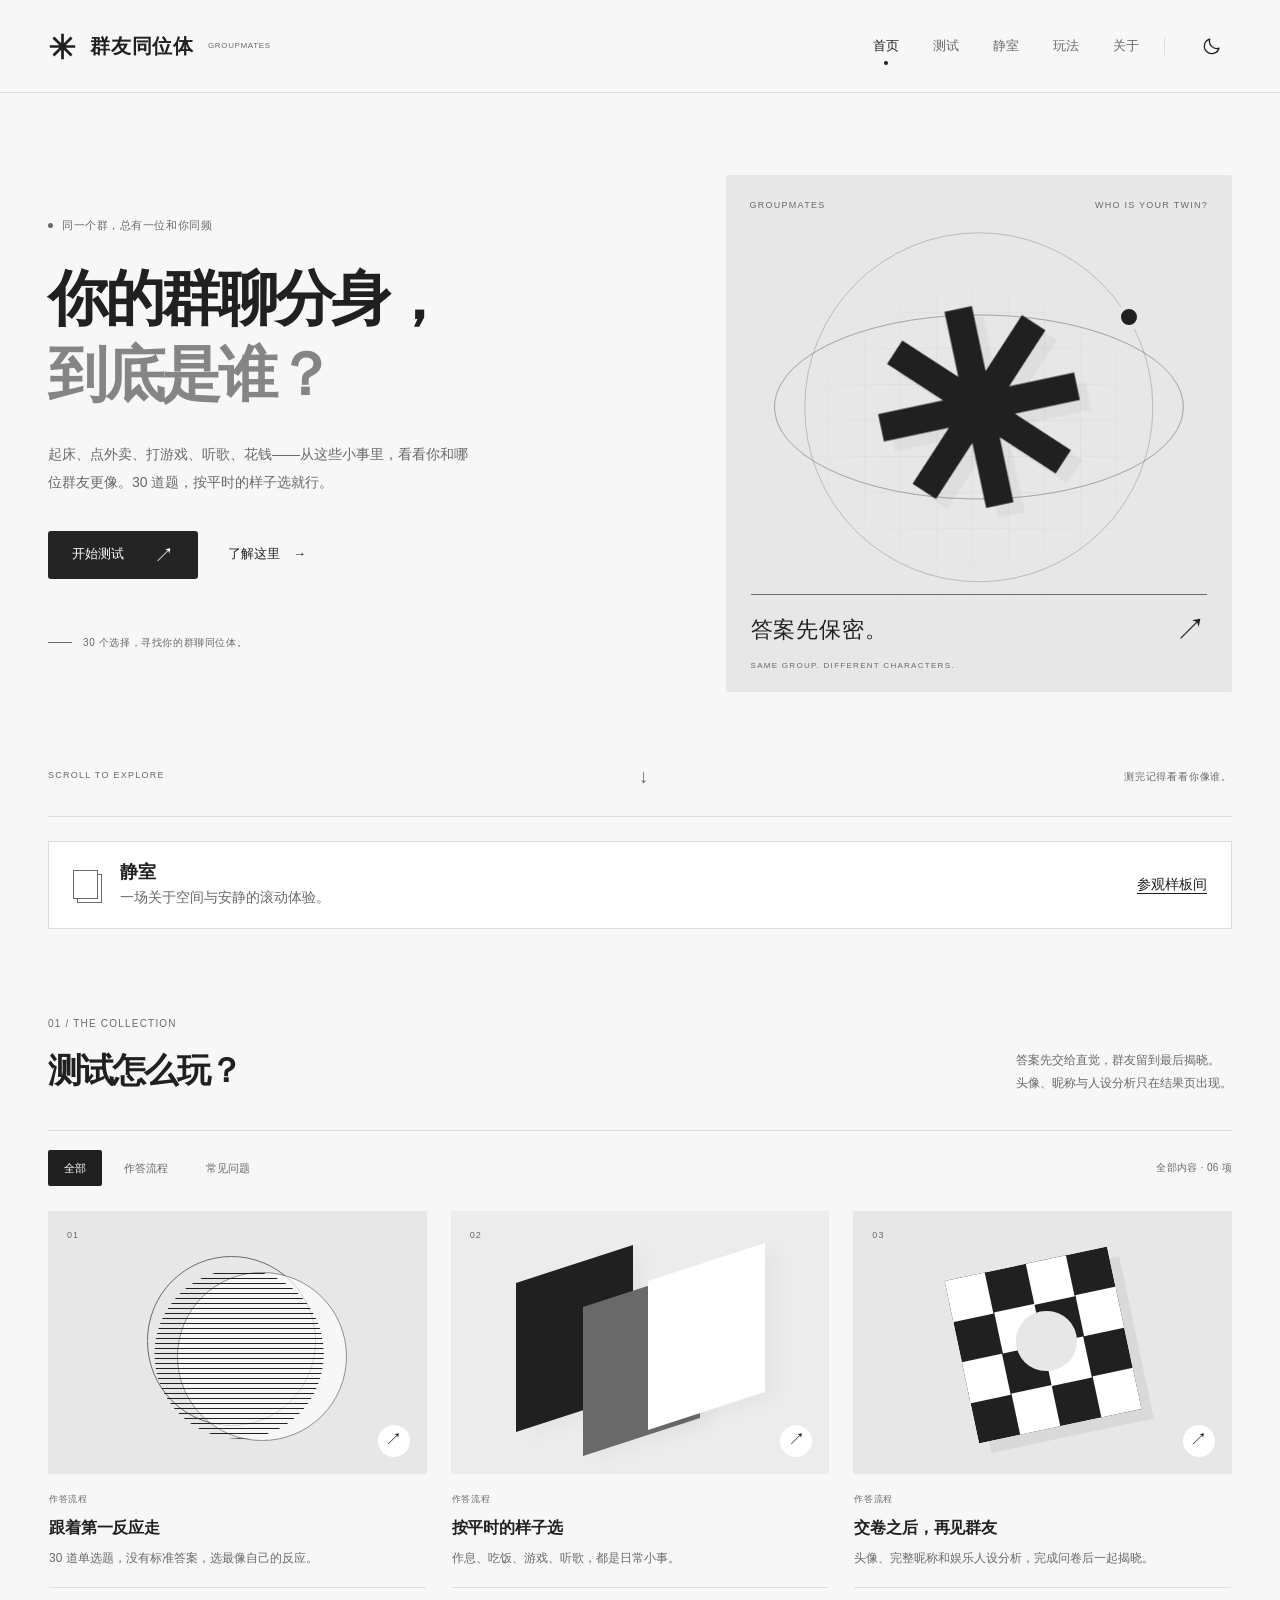
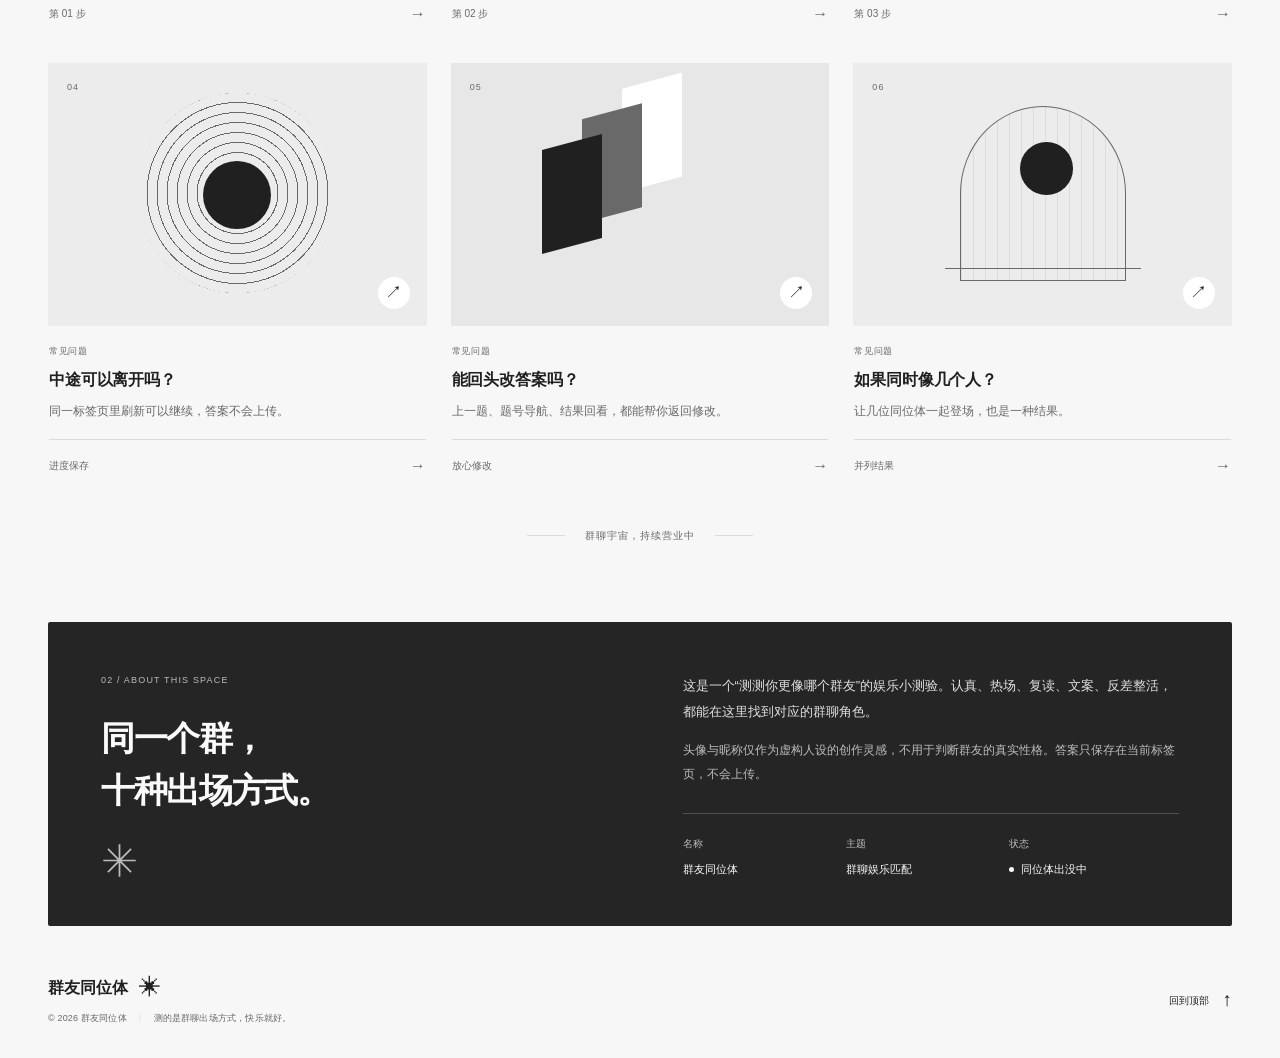
<file: index.html>
<!doctype html>
<html lang="zh-CN">
<head>
  <meta charset="utf-8">
  <meta name="viewport" content="width=device-width, initial-scale=1">
  <meta name="description" content="一个尚未命名、留给未来内容的空间。">
  <meta name="theme-color" content="#f7f7f7">
  <title>测测你更像哪个群友 · 群友同位体</title>
  <link rel="icon" href="./favicon.svg" type="image/svg+xml">
  <script>try { const s = localStorage.getItem('untitled-theme'); document.documentElement.dataset.theme = s === 'light' || s === 'dark' ? s : (matchMedia('(prefers-color-scheme: dark)').matches ? 'dark' : 'light'); } catch (_) {}</script>
  <link rel="stylesheet" href="./styles.css"><link rel="stylesheet" href="./group.css">
  <script src="./config.js?v=2" defer></script>
  <script src="./app.js" defer></script>
</head>
<body class="group-site">
  <a class="skip-link" href="#main">跳到主要内容</a>
  <header class="site-header">
    <div class="container header-inner">
      <a class="brand" href="#home" aria-label="返回首页">
        <svg class="brand-mark" viewBox="0 0 32 32" fill="none" aria-hidden="true"><path d="M16 2v28M2 16h28M6 6l20 20M26 6 6 26" stroke="currentColor" stroke-width="3"/></svg>
        <span data-text="name">未名</span><span class="brand-en" data-text="wordmark">UNTITLED</span>
      </a>
      <div class="header-right">
        <nav id="primary-nav" class="primary-nav" aria-label="主导航" data-open="false"><a class="nav-link is-active" href="#home" aria-current="location">首页</a><a class="nav-link" href="./quiz.html">测试</a><a class="nav-link" href="./stillroom/">静室</a><a class="nav-link" href="#collection">玩法</a><a class="nav-link" href="#about">关于</a></nav>
        <span class="header-divider" aria-hidden="true"></span>
        <button class="icon-button theme-toggle" type="button" aria-label="切换为深色模式" title="切换为深色模式" hidden>
          <svg class="moon-icon" viewBox="0 0 24 24" fill="none" aria-hidden="true"><path d="M20.5 14A8.5 8.5 0 0 1 10 3.5 8.5 8.5 0 1 0 20.5 14Z" stroke="currentColor" stroke-width="1.5" stroke-linecap="round" stroke-linejoin="round"/></svg>
          <svg class="sun-icon" viewBox="0 0 24 24" fill="none" aria-hidden="true"><circle cx="12" cy="12" r="4" stroke="currentColor" stroke-width="1.5"/><path d="M12 2v2m0 16v2M2 12h2m16 0h2M5 5l1.5 1.5m11 11L19 19M5 19l1.5-1.5m11-11L19 5" stroke="currentColor" stroke-width="1.5" stroke-linecap="round"/></svg>
        </button>
        <button class="icon-button menu-toggle" type="button" aria-label="打开导航菜单" aria-controls="primary-nav" aria-expanded="false" hidden><span></span><span></span></button>
      </div>
    </div>
  </header>
  <main id="main">
    <section id="home" class="hero container" aria-labelledby="hero-title">
      <div class="hero-copy">
        <p class="eyebrow"><span class="small-dot" aria-hidden="true"></span><span data-text="eyebrow">为尚未发生的事，留一页空白</span></p>
        <h1 id="hero-title"><span data-text="headline1">一个空间，</span><span class="muted-title" data-text="headline2">无限种可能。</span></h1>
        <p class="hero-description" data-text="intro">这里将放置网站的简短介绍。主题还没决定也没关系，先为想分享的东西，留一个舒服的位置。</p>
        <div class="hero-actions"><a class="button button-primary" href="./quiz.html">开始测试 <span aria-hidden="true">↗</span></a><a class="text-link" href="#about">了解这里 <span aria-hidden="true">→</span></a></div>
        <div class="hero-footnote"><span class="rule" aria-hidden="true"></span><span>30 个选择，寻找你的群聊同位体。</span></div>
      </div>
      <div class="hero-art" aria-hidden="true">
        <div class="art-label"><span>GROUPMATES</span><span>WHO IS YOUR TWIN?</span></div><div class="art-grid"></div>
        <div class="orbit orbit-one"></div><div class="orbit orbit-two"></div><div class="orbit orbit-three"></div>
        <div class="art-center"><svg viewBox="0 0 200 200" fill="none"><path d="M100 14v172M14 100h172M39 39l122 122M161 39 39 161" stroke="currentColor" stroke-width="24"/></svg></div>
        <span class="orbit-dot"></span><div class="art-caption"><span>答案先保密。</span><span class="art-arrow">↗</span></div><span class="art-coordinate">SAME GROUP. DIFFERENT CHARACTERS.</span>
      </div>
      <div class="hero-bottom"><span>SCROLL TO EXPLORE</span><span aria-hidden="true">↓</span><span>测完记得看看你像谁。</span></div>
    </section>
    <aside class="studio-feature container" aria-labelledby="studio-feature-title">
      <a href="./stillroom/">
        <span class="studio-feature-mark" aria-hidden="true"></span>
        <span class="studio-feature-copy"><strong id="studio-feature-title">静室</strong><span>一场关于空间与安静的滚动体验。</span></span>
        <span class="studio-feature-action">参观样板间</span>
      </a>
    </aside>
    <section id="collection" class="collection section-pad" aria-labelledby="collection-title">
      <div class="container">
        <div class="section-heading"><div><p class="eyebrow section-index">01 / THE COLLECTION</p><h2 id="collection-title" data-text="collectionTitle">留给你的内容。</h2></div><p class="section-description" data-text="collectionIntro">一些想法、一些记录，或任何值得分享的事。<br>这里的内容，等你慢慢填满。</p></div>
        <div class="collection-toolbar"><div id="filters" class="filters" role="group" aria-label="筛选内容" hidden></div><span id="result-count" class="result-count" role="status" aria-live="polite">等待内容</span></div>
        <div id="content-grid" class="content-grid"></div><noscript><p class="noscript-notice">此处是内容展示区域。请开启 JavaScript，以查看内容卡片和筛选功能。</p></noscript>
        <p class="collection-end"><span></span>群聊宇宙，持续营业中<span></span></p>
      </div>
    </section>
    <section id="about" class="about-section container section-pad" aria-labelledby="about-title">
      <div class="about-panel">
        <div class="about-main"><p class="eyebrow">02 / ABOUT THIS SPACE</p><h2 id="about-title"><span data-text="aboutTitle1">关于这里，</span><span data-text="aboutTitle2">还有很多可能。</span></h2><svg class="about-star" viewBox="0 0 32 32" fill="none" aria-hidden="true"><path d="M16 2v28M2 16h28M6 6l20 20M26 6 6 26" stroke="currentColor" stroke-width="1.5"/></svg></div>
        <div class="about-copy"><p data-text="aboutIntro">这里预留给网站的背景介绍。你可以写下创建它的原因、想记录的事情，或者想让访客了解的你。</p><p class="about-secondary" data-text="aboutExtra">不必一次写完。这个空间会跟着你的想法，慢慢成为它自己的样子。</p><dl class="about-facts"><div><dt>名称</dt><dd data-text="name">未名</dd></div><div><dt>主题</dt><dd data-text="topic">等你决定</dd></div><div><dt>状态</dt><dd><span class="small-dot" aria-hidden="true"></span><span data-text="status">慢慢生长中</span></dd></div></dl></div>
      </div>
    </section>
  </main>
  <footer class="site-footer container"><div><a class="footer-brand" href="#home"><span data-text="name">未名</span><span aria-hidden="true">✳</span></a><p>© <span id="year">2026</span> <span data-text="name">未名</span><span class="footer-separator">/</span><span data-text="footerNote">给每一种可能，留一点空间。</span></p></div><a class="back-top-link" href="#home">回到顶部 <span aria-hidden="true">↑</span></a></footer>
  <dialog id="content-dialog" class="content-dialog" aria-labelledby="dialog-title"><div class="dialog-top"><span class="eyebrow" id="dialog-category"></span><button class="icon-button dialog-close" type="button" aria-label="关闭详情"><svg viewBox="0 0 24 24" fill="none" aria-hidden="true"><path d="m6 6 12 12M18 6 6 18" stroke="currentColor" stroke-width="1.5" stroke-linecap="round"/></svg></button></div><p class="dialog-number" id="dialog-number"></p><h2 id="dialog-title"></h2><p id="dialog-summary" class="dialog-summary"></p><div id="dialog-body" class="dialog-body"></div><div class="dialog-footer"><span>未完，待续。</span><button class="text-link dialog-close" type="button">返回内容 <span aria-hidden="true">↗</span></button></div></dialog>
</body>
</html>
</file>
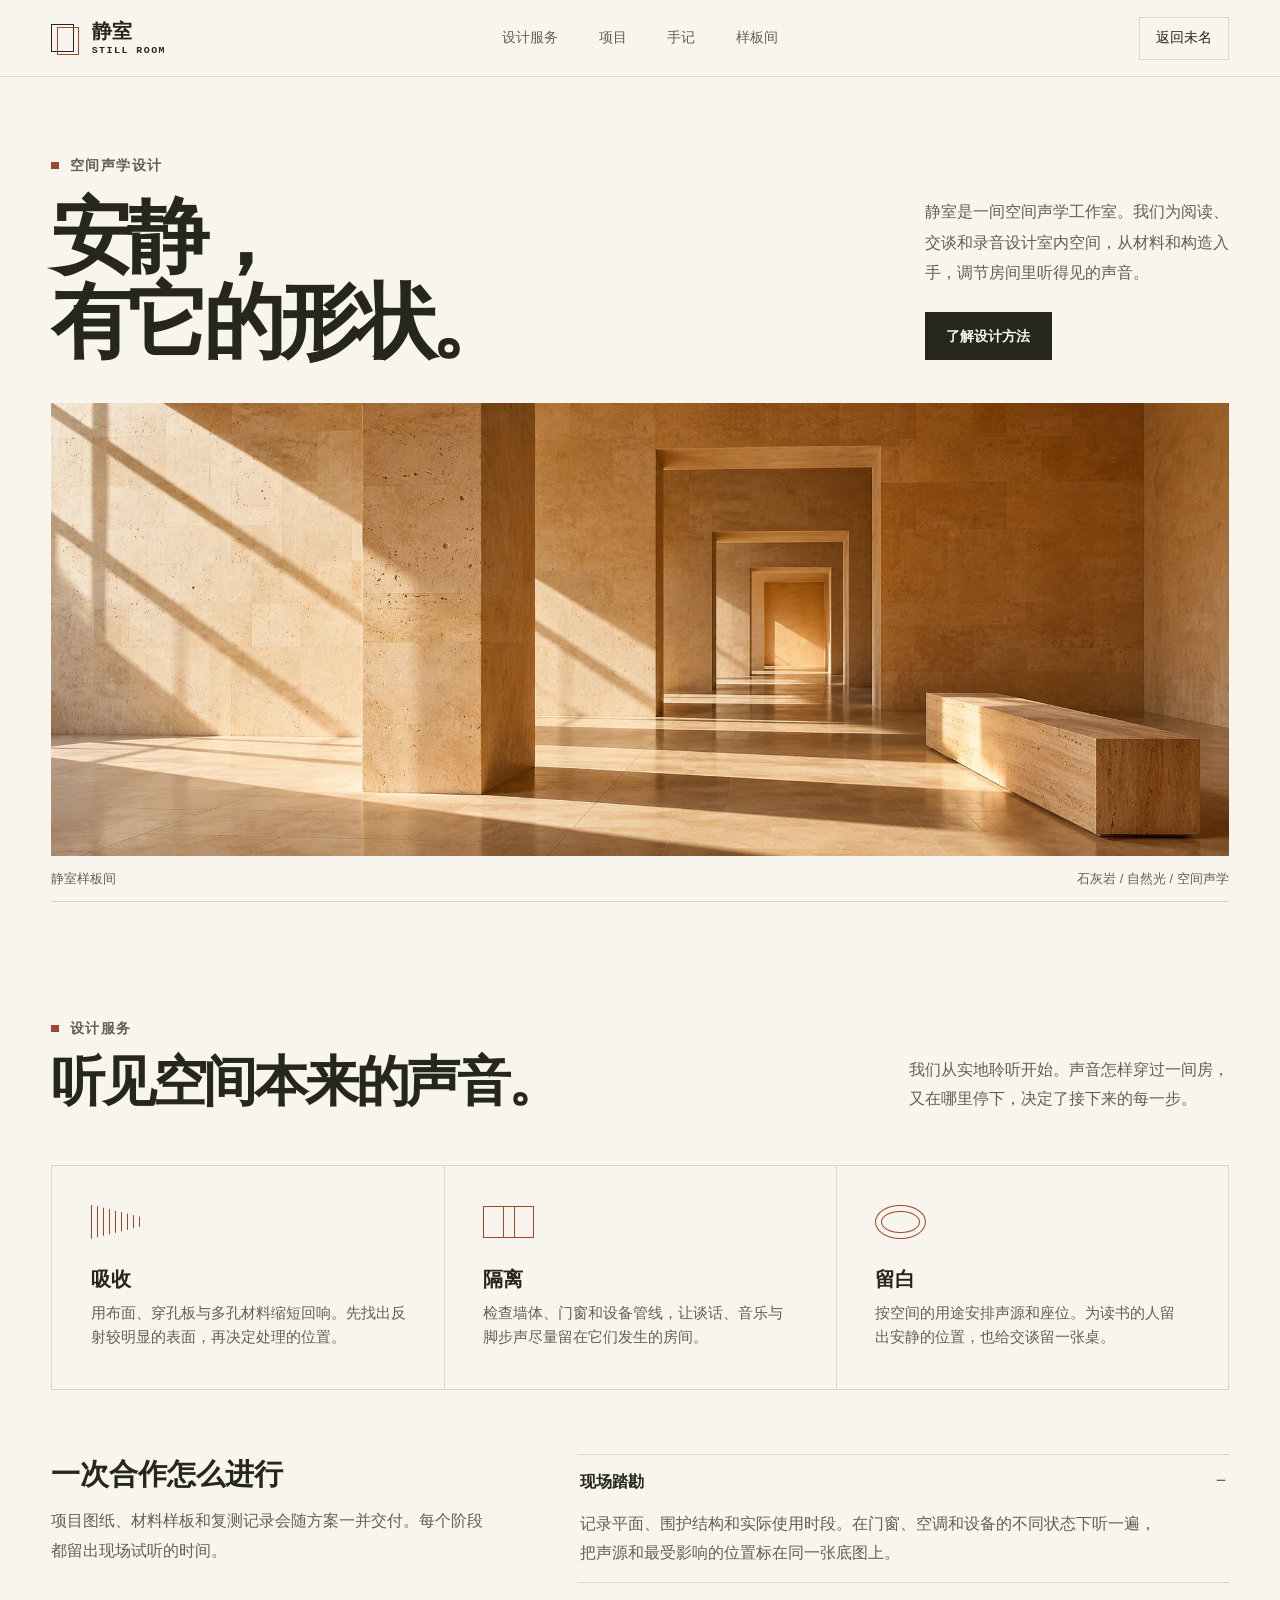
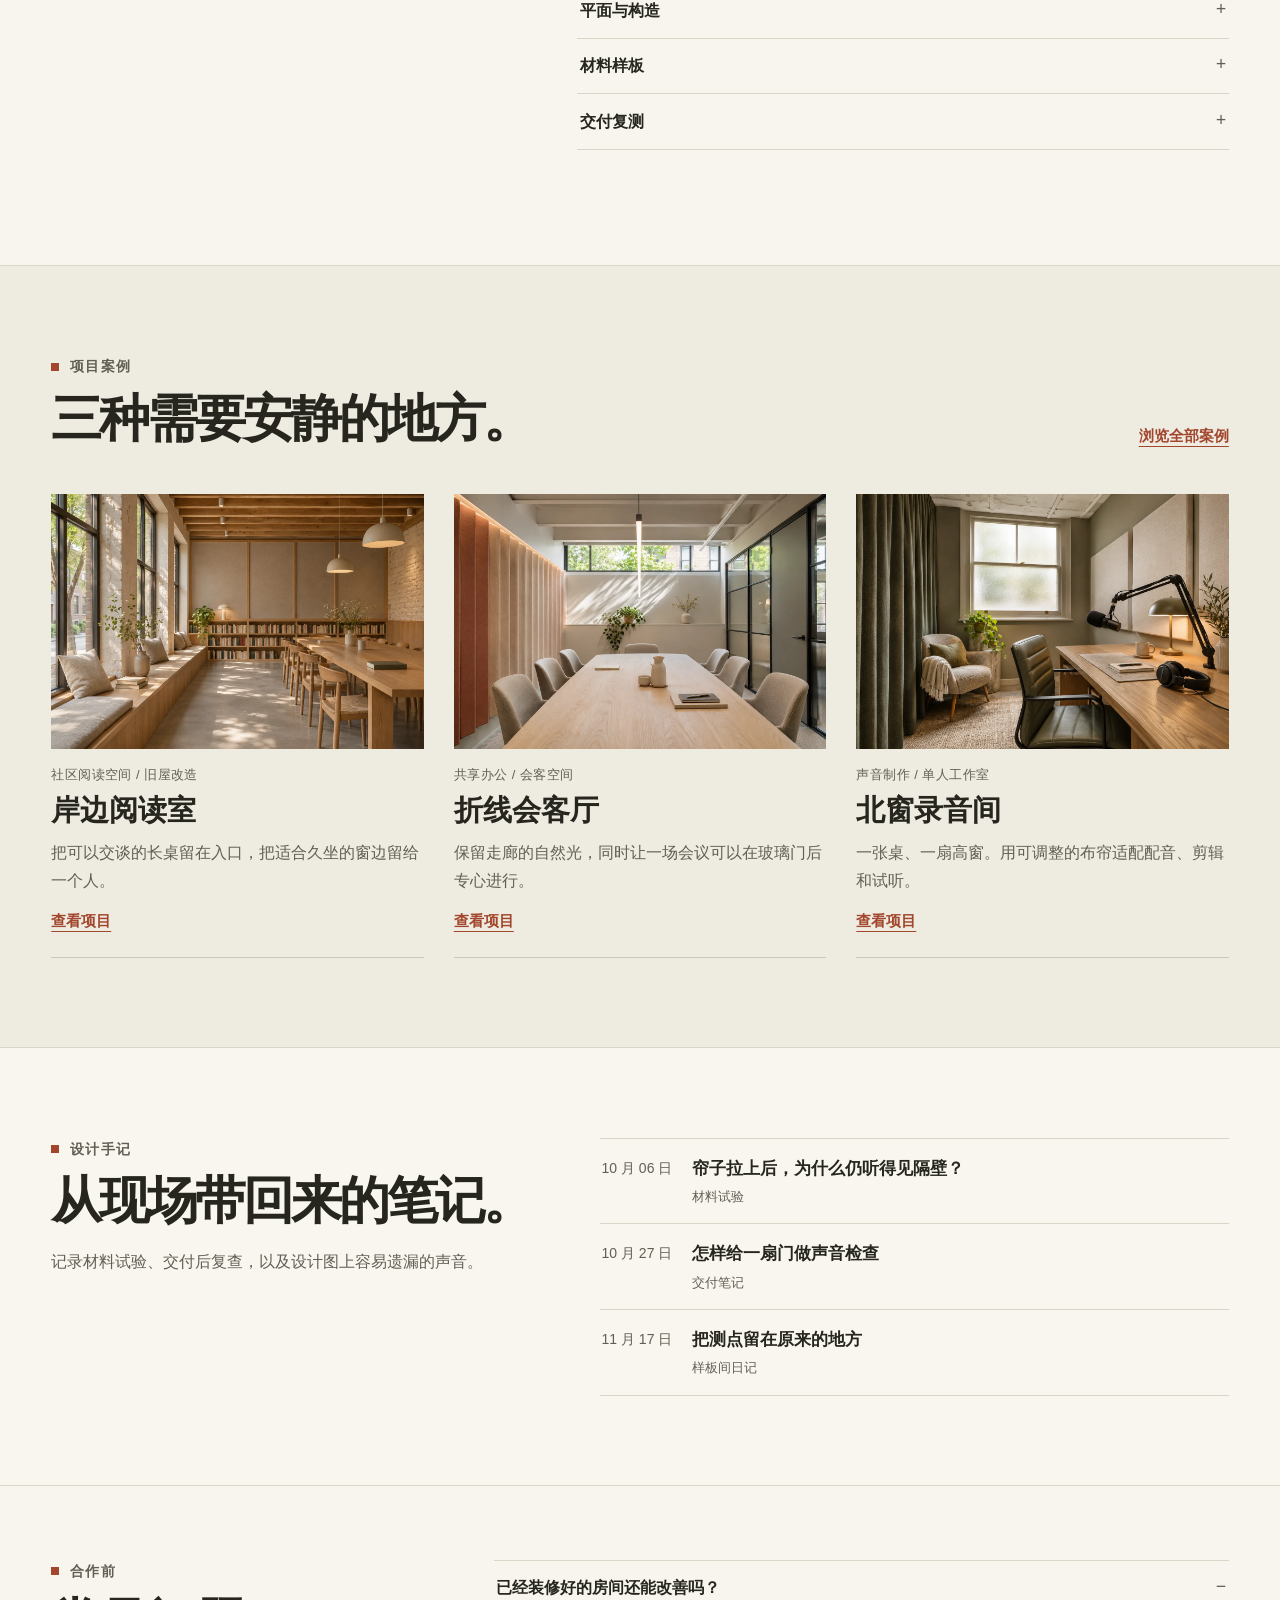
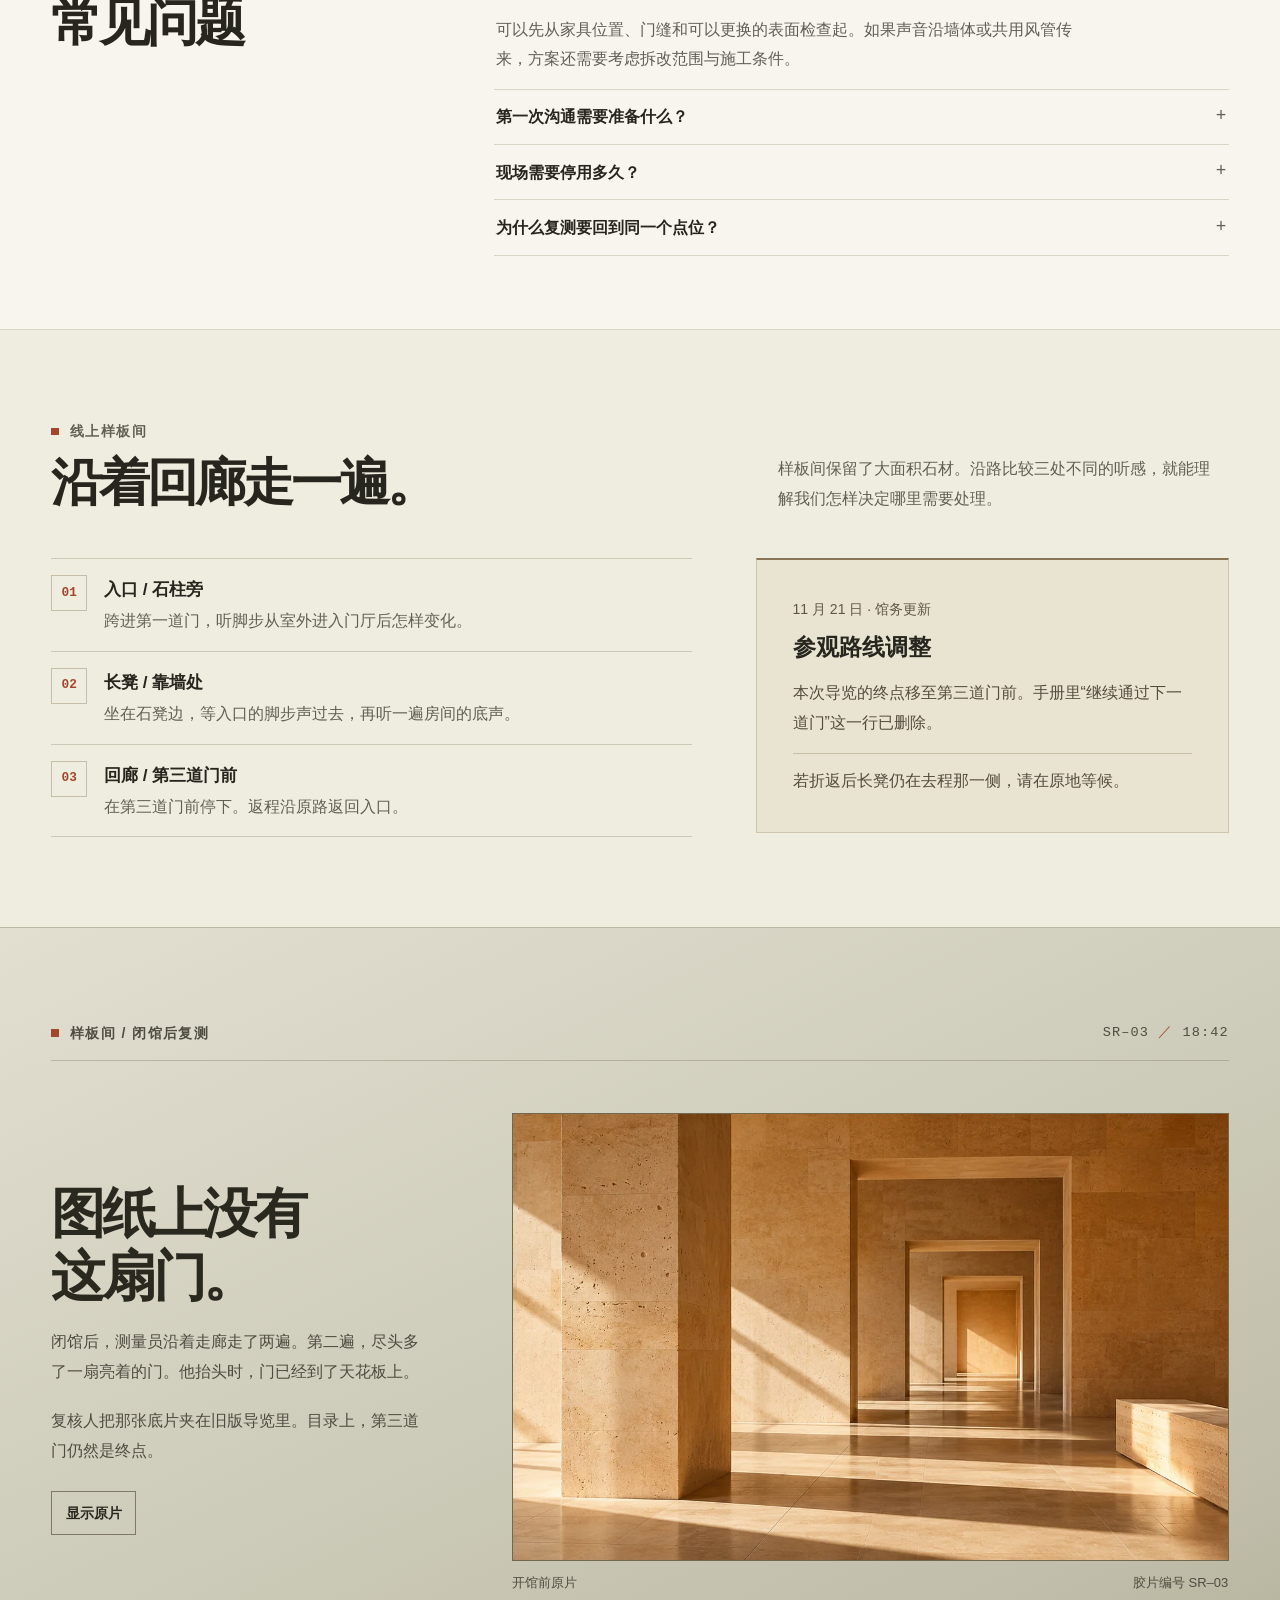
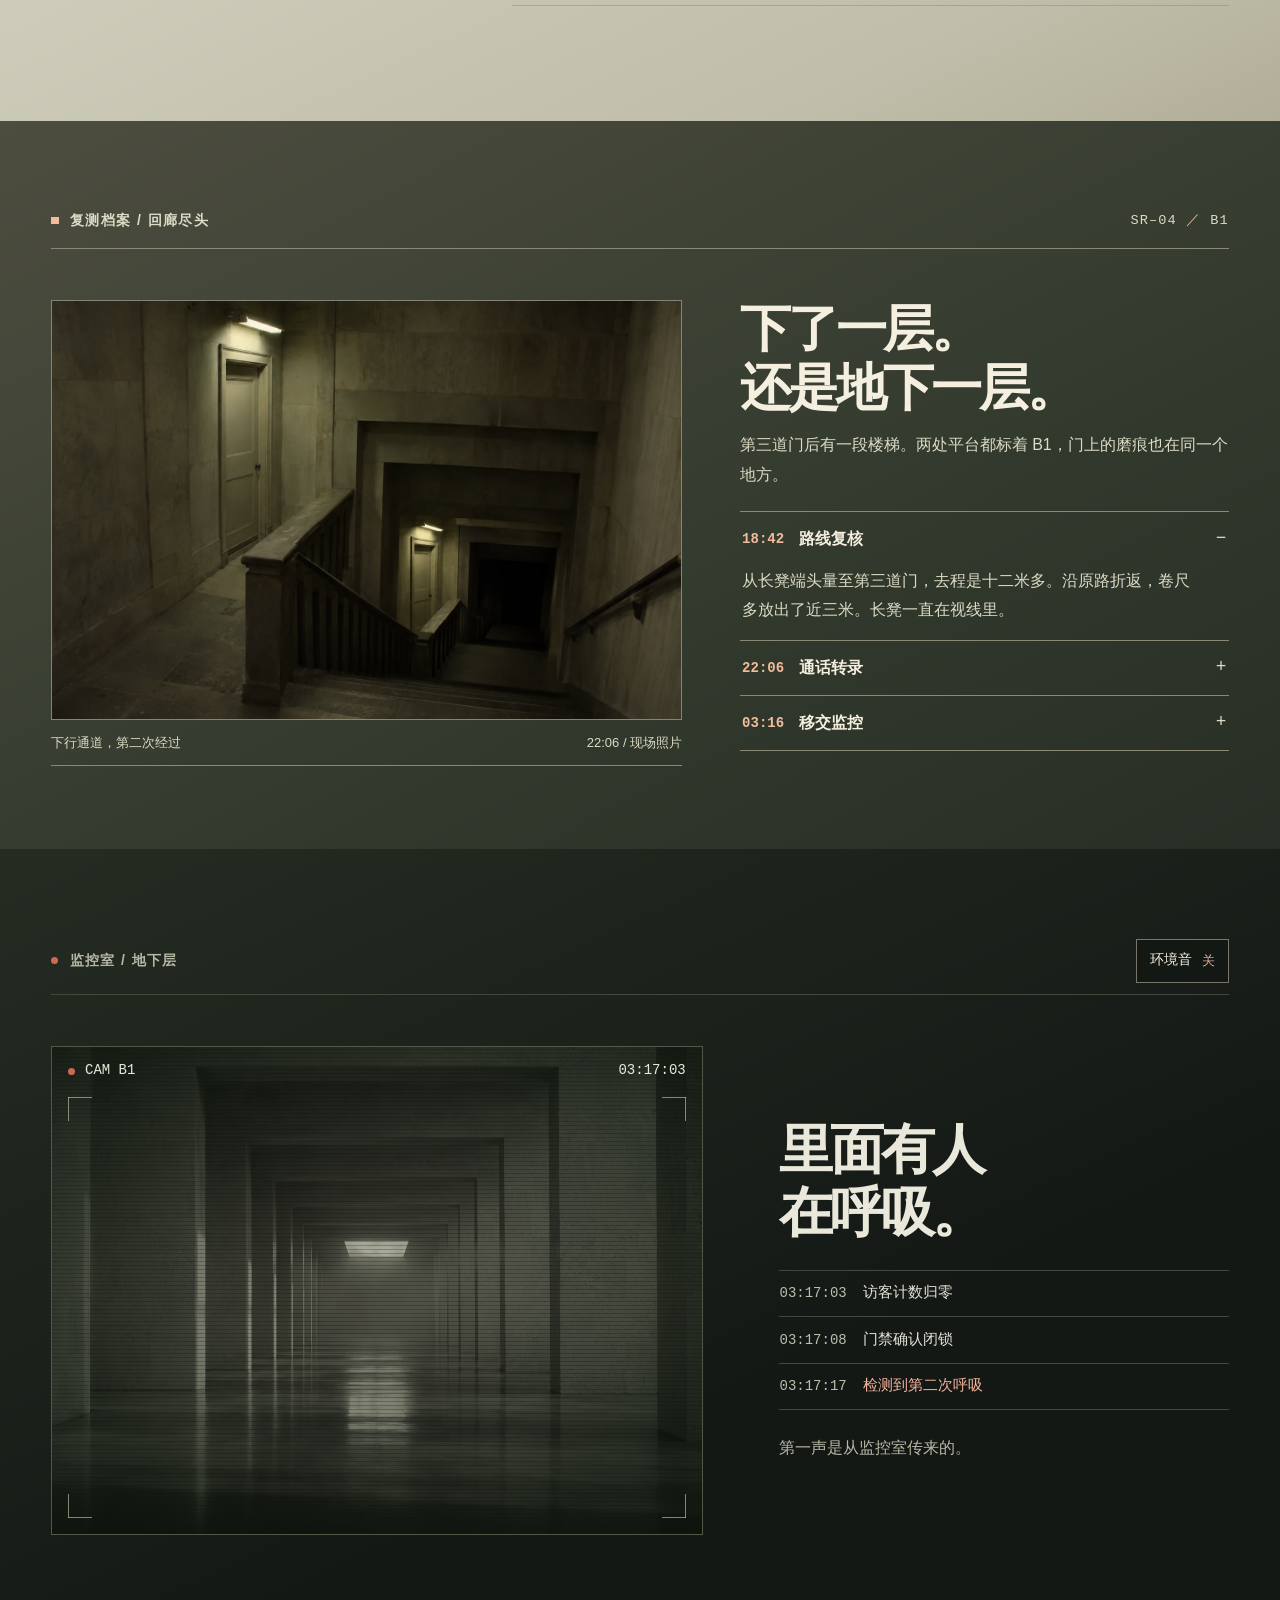
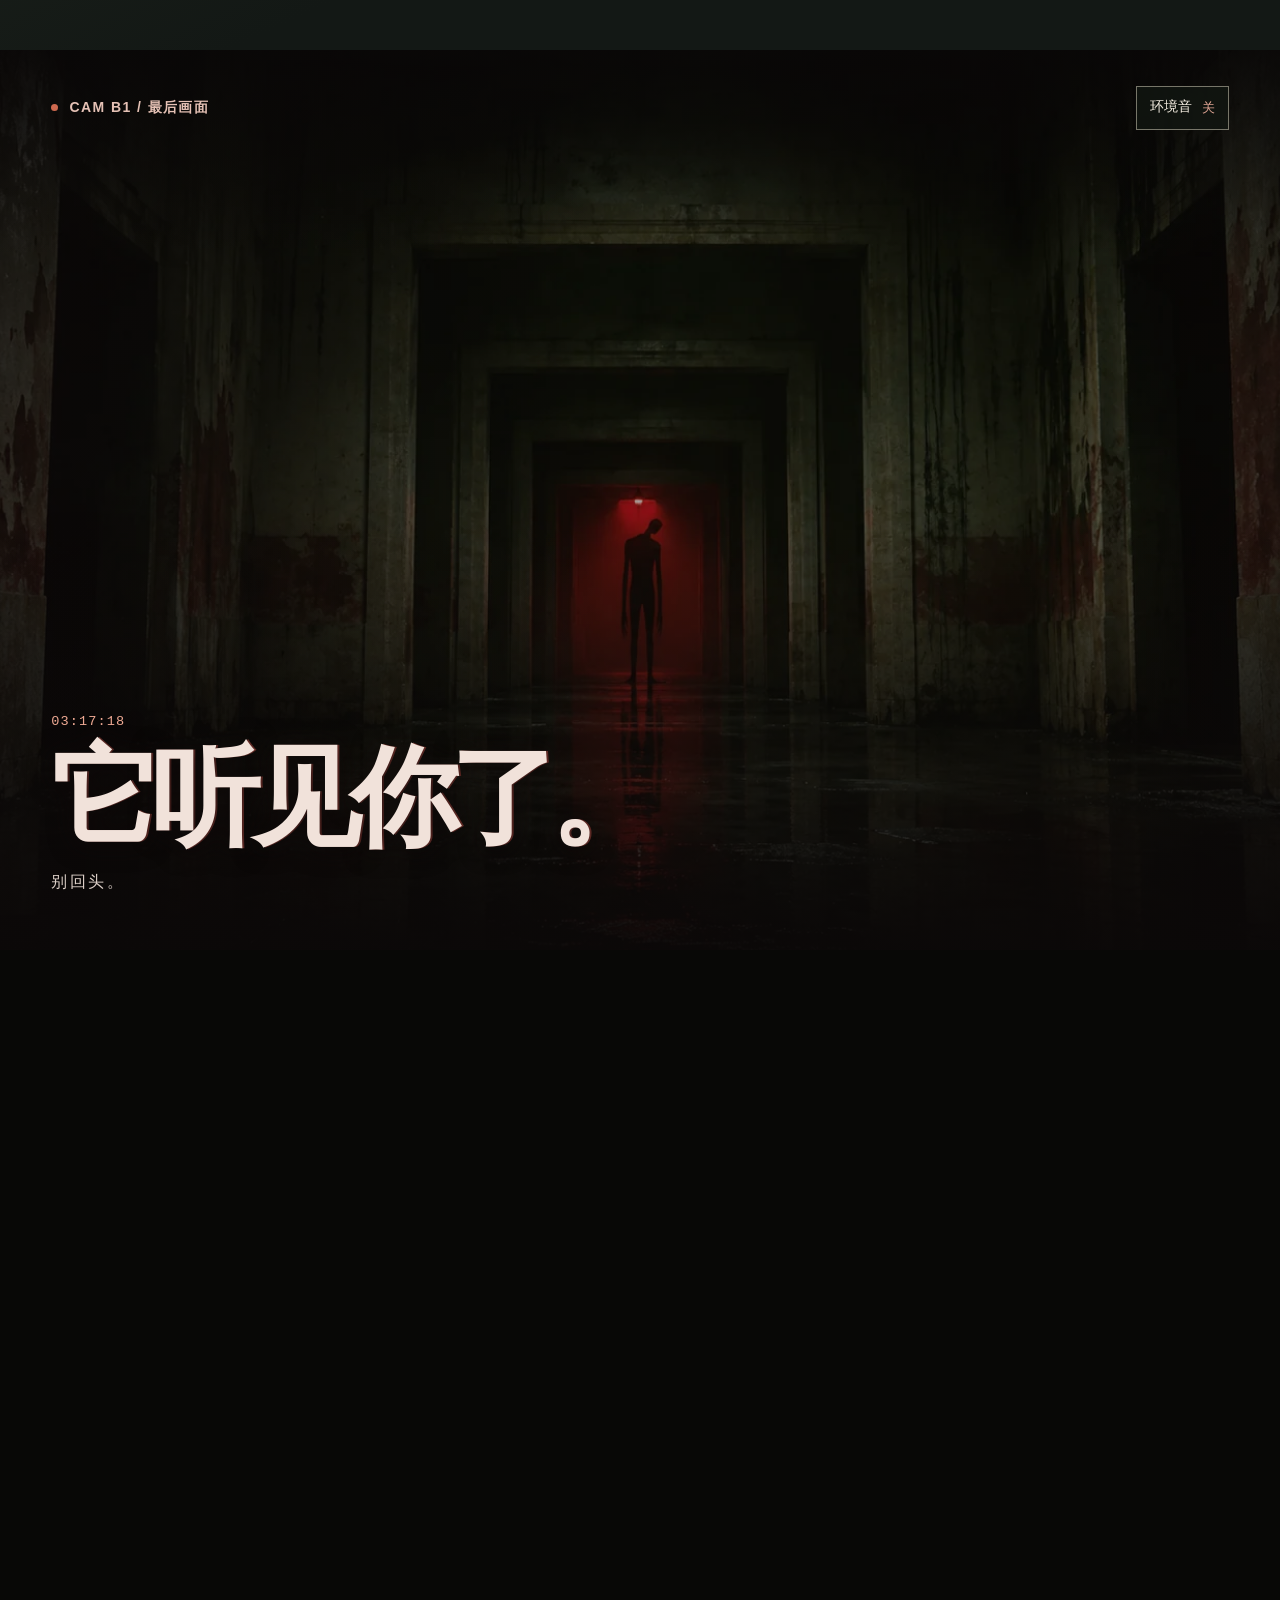
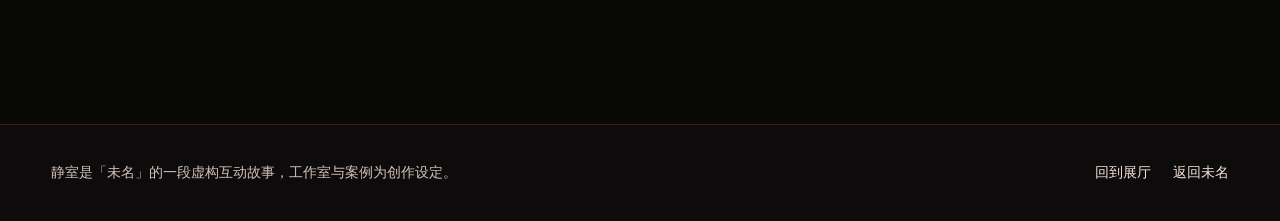
<file: stillroom/index.html>
<!doctype html>
<html lang="zh-CN">
<head>
  <meta charset="utf-8">
  <meta name="viewport" content="width=device-width, initial-scale=1">
  <meta name="description" content="静室是一间空间声学工作室。浏览阅读室、会客厅与录音间的项目案例，阅读设计手记，参观线上样板间。">
  <meta name="theme-color" content="#f7f5ee">
  <title>静室 STILL ROOM · 空间声学设计</title>
  <link rel="icon" href="../favicon.svg" type="image/svg+xml">
  <link rel="stylesheet" href="./room.css">
  <link rel="stylesheet" href="./studio.css">
  <script src="./room.js" defer></script>
</head>
<body id="top">
  <a class="skip-link" href="#main">跳到主要内容</a>
  <header class="masthead">
    <div class="shell masthead-inner">
      <a class="wordmark" href="#top">
        <span class="room-mark" aria-hidden="true"></span>
        <span>静室 <small>STILL ROOM</small></span>
      </a>
      <nav class="masthead-nav" aria-label="静室导航">
        <a href="#approach">设计服务</a>
        <a href="#projects">项目</a>
        <a href="#journal">手记</a>
        <a href="#visit">样板间</a>
      </nav>
      <a class="home-link" href="../">返回未名</a>
    </div>
  </header>

  <main id="main" tabindex="-1">
    <section class="showroom shell" id="showroom" aria-labelledby="showroom-title">
      <div class="showroom-intro">
        <div>
          <p class="eyebrow"><span class="accent-square" aria-hidden="true"></span>空间声学设计</p>
          <h1 id="showroom-title">安静，<br>有它的形状。</h1>
        </div>
        <div class="showroom-description">
          <p>静室是一间空间声学工作室。我们为阅读、交谈和录音设计室内空间，从材料和构造入手，调节房间里听得见的声音。</p>
          <a class="solid-link" href="#approach">了解设计方法</a>
        </div>
      </div>
      <figure>
        <img class="showroom-photo" src="./media/showroom.webp" width="1920" height="739" alt="阳光穿过石灰岩展厅，在石柱和长椅之间投下几何形的影子" fetchpriority="high" decoding="sync">
        <figcaption class="photo-caption"><span>静室样板间</span><span>石灰岩 / 自然光 / 空间声学</span></figcaption>
      </figure>
    </section>

    <section class="approach" id="approach" aria-labelledby="approach-title">
      <div class="shell">
        <div class="approach-intro">
          <div>
            <p class="eyebrow"><span class="accent-square" aria-hidden="true"></span>设计服务</p>
            <h2 id="approach-title">听见空间本来的声音。</h2>
          </div>
          <p>我们从实地聆听开始。声音怎样穿过一间房，又在哪里停下，决定了接下来的每一步。</p>
        </div>
        <ul class="principles">
          <li>
            <span class="principle-mark absorption" aria-hidden="true"></span>
            <h3>吸收</h3>
            <p>用布面、穿孔板与多孔材料缩短回响。先找出反射较明显的表面，再决定处理的位置。</p>
          </li>
          <li>
            <span class="principle-mark isolation" aria-hidden="true"></span>
            <h3>隔离</h3>
            <p>检查墙体、门窗和设备管线，让谈话、音乐与脚步声尽量留在它们发生的房间。</p>
          </li>
          <li>
            <span class="principle-mark space" aria-hidden="true"></span>
            <h3>留白</h3>
            <p>按空间的用途安排声源和座位。为读书的人留出安静的位置，也给交谈留一张桌。</p>
          </li>
        </ul>
        <div class="service-process">
          <div>
            <h3>一次合作怎么进行</h3>
            <p>项目图纸、材料样板和复测记录会随方案一并交付。每个阶段都留出现场试听的时间。</p>
          </div>
          <div class="disclosures">
            <details name="process" open>
              <summary>现场踏勘</summary>
              <p>记录平面、围护结构和实际使用时段。在门窗、空调和设备的不同状态下听一遍，把声源和最受影响的位置标在同一张底图上。</p>
            </details>
            <details name="process">
              <summary>平面与构造</summary>
              <p>先安排相邻空间的用途，再处理门、墙、顶面和风管。交付声环境分区图、构造节点和需要施工方配合的检查清单。</p>
            </details>
            <details name="process">
              <summary>材料样板</summary>
              <p>在现场用可拆的样板对比布面、穿孔木板和保留墙面。光线、触感、清洁方式和维修路径会一起纳入选择。</p>
            </details>
            <details name="process">
              <summary>交付复测</summary>
              <p>按原来的点位复测，记录门窗和设备状态。最后和使用者走一遍日常路线，把仍需调节的地方留在交付记录里。</p>
            </details>
          </div>
        </div>
      </div>
    </section>

    <section class="studio-section project-section" id="projects" aria-labelledby="projects-title">
      <div class="shell">
        <div class="studio-heading">
          <div>
            <p class="eyebrow"><span class="accent-square" aria-hidden="true"></span>项目案例</p>
            <h2 id="projects-title">三种需要安静的地方。</h2>
          </div>
          <a class="inline-link" href="./projects/">浏览全部案例</a>
        </div>
        <div class="project-grid">
          <article class="project-card">
            <a href="./projects/#reading">
              <div class="project-card-photo"><img src="./media/reading-room.webp" width="1440" height="960" alt="" loading="lazy" decoding="async"></div>
              <p class="project-type">社区阅读空间 / 旧屋改造</p>
              <h3>岸边阅读室</h3>
              <p>把可以交谈的长桌留在入口，把适合久坐的窗边留给一个人。</p>
              <span class="inline-link">查看项目</span>
            </a>
          </article>
          <article class="project-card">
            <a href="./projects/#meeting">
              <div class="project-card-photo"><img src="./media/meeting-room.webp" width="1440" height="960" alt="" loading="lazy" decoding="async"></div>
              <p class="project-type">共享办公 / 会客空间</p>
              <h3>折线会客厅</h3>
              <p>保留走廊的自然光，同时让一场会议可以在玻璃门后专心进行。</p>
              <span class="inline-link">查看项目</span>
            </a>
          </article>
          <article class="project-card">
            <a href="./projects/#listening">
              <div class="project-card-photo"><img src="./media/listening-room.webp" width="1440" height="960" alt="" loading="lazy" decoding="async"></div>
              <p class="project-type">声音制作 / 单人工作室</p>
              <h3>北窗录音间</h3>
              <p>一张桌、一扇高窗。用可调整的布帘适配配音、剪辑和试听。</p>
              <span class="inline-link">查看项目</span>
            </a>
          </article>
        </div>
      </div>
    </section>

    <section class="studio-section journal-section" id="journal" aria-labelledby="journal-title">
      <div class="shell studio-split">
        <div>
          <p class="eyebrow"><span class="accent-square" aria-hidden="true"></span>设计手记</p>
          <h2 id="journal-title">从现场带回来的笔记。</h2>
          <p class="section-lead">记录材料试验、交付后复查，以及设计图上容易遗漏的声音。</p>
        </div>
        <div class="journal-list">
          <a href="./journal/#curtains">
            <time datetime="2026-10-06">10 月 06 日</time>
            <span><strong>帘子拉上后，为什么仍听得见隔壁？</strong><small>材料试验</small></span>
          </a>
          <a href="./journal/#door">
            <time datetime="2026-10-27">10 月 27 日</time>
            <span><strong>怎样给一扇门做声音检查</strong><small>交付笔记</small></span>
          </a>
          <a href="./journal/#route">
            <time datetime="2026-11-17">11 月 17 日</time>
            <span><strong>把测点留在原来的地方</strong><small>样板间日记</small></span>
          </a>
        </div>
      </div>
    </section>

    <section class="studio-section faq-section" id="questions" aria-labelledby="questions-title">
      <div class="shell studio-split">
        <div>
          <p class="eyebrow"><span class="accent-square" aria-hidden="true"></span>合作前</p>
          <h2 id="questions-title">常见问题</h2>
        </div>
        <div class="disclosures">
          <details name="questions" open>
            <summary>已经装修好的房间还能改善吗？</summary>
            <p>可以先从家具位置、门缝和可以更换的表面检查起。如果声音沿墙体或共用风管传来，方案还需要考虑拆改范围与施工条件。</p>
          </details>
          <details name="questions">
            <summary>第一次沟通需要准备什么？</summary>
            <p>一张平面图、几张现场照片、每天的使用时段。再记下什么时候最容易听见那种声音，最好能指出第一次发现它的位置。</p>
          </details>
          <details name="questions">
            <summary>现场需要停用多久？</summary>
            <p>踏勘会选安静和正常使用的两个时段。施工是否腾空取决于改动范围，布帘、家具脚垫等调整通常可以与日常使用错开。</p>
          </details>
          <details name="questions">
            <summary>为什么复测要回到同一个点位？</summary>
            <p>靠墙、居中和站在门口听到的声音会不同。复测保留原来的位置、门窗和设备状态，前后的记录才容易比较。</p>
          </details>
        </div>
      </div>
    </section>

    <section class="studio-section visit-section" id="visit" aria-labelledby="visit-title">
      <div class="shell">
        <div class="studio-heading">
          <div>
            <p class="eyebrow"><span class="accent-square" aria-hidden="true"></span>线上样板间</p>
            <h2 id="visit-title">沿着回廊走一遍。</h2>
          </div>
          <p class="section-lead">样板间保留了大面积石材。沿路比较三处不同的听感，就能理解我们怎样决定哪里需要处理。</p>
        </div>
        <div class="visit-layout">
          <ol class="visit-stops">
            <li>
              <span class="stop-number" aria-hidden="true">01</span>
              <div><h3>入口 / 石柱旁</h3><p>跨进第一道门，听脚步从室外进入门厅后怎样变化。</p></div>
            </li>
            <li>
              <span class="stop-number" aria-hidden="true">02</span>
              <div><h3>长凳 / 靠墙处</h3><p>坐在石凳边，等入口的脚步声过去，再听一遍房间的底声。</p></div>
            </li>
            <li>
              <span class="stop-number" aria-hidden="true">03</span>
              <div><h3>回廊 / 第三道门前</h3><p>在第三道门前停下。返程沿原路返回入口。</p></div>
            </li>
          </ol>
          <aside class="visit-notice" aria-labelledby="notice-title">
            <time datetime="2026-11-21">11 月 21 日 · 馆务更新</time>
            <h3 id="notice-title">参观路线调整</h3>
            <p>本次导览的终点移至第三道门前。手册里“继续通过下一道门”这一行已删除。</p>
            <p class="notice-note">若折返后长凳仍在去程那一侧，请在原地等候。</p>
          </aside>
        </div>
      </div>
    </section>

    <section class="record" id="record" aria-labelledby="record-title">
      <div class="shell">
        <div class="record-top">
          <p class="eyebrow"><span class="accent-square" aria-hidden="true"></span>样板间 / 闭馆后复测</p>
          <span class="film-id">SR–03 <span>／</span> 18:42</span>
        </div>
        <div class="record-grid">
          <div class="record-copy">
            <h2 id="record-title">图纸上没有<br>这扇门。</h2>
            <p>闭馆后，测量员沿着走廊走了两遍。第二遍，尽头多了一扇亮着的门。他抬头时，门已经到了天花板上。</p>
            <p>复核人把那张底片夹在旧版导览里。目录上，第三道门仍然是终点。</p>
            <button class="text-button print-toggle" type="button" aria-pressed="false" hidden>显示原片</button>
          </div>
          <figure class="record-figure" aria-label="样板间的开馆与闭馆影像">
            <div class="record-frame">
              <img class="record-original" src="./media/showroom.webp" width="1920" height="739" alt="" loading="lazy" decoding="async">
              <img class="record-altered" src="./media/after-hours.webp" width="1600" height="900" alt="" loading="lazy" decoding="async">
              <span class="record-seam" aria-hidden="true"></span>
            </div>
            <figcaption class="photo-caption"><span data-print-label>闭馆后底片</span><span>胶片编号 SR–03</span></figcaption>
          </figure>
        </div>
      </div>
    </section>

    <section class="field-section" id="field-notes" aria-labelledby="field-title">
      <div class="shell">
        <div class="record-top">
          <p class="eyebrow"><span class="accent-square" aria-hidden="true"></span>复测档案 / 回廊尽头</p>
          <span class="film-id">SR–04 <span>／</span> B1</span>
        </div>
        <div class="field-layout">
          <figure>
            <img src="./media/field-stair.webp" width="1440" height="960" alt="一道向下折返的石质楼梯，两处平台各有一扇几乎相同的门" loading="lazy" decoding="async">
            <figcaption class="photo-caption"><span>下行通道，第二次经过</span><span>22:06 / 现场照片</span></figcaption>
          </figure>
          <div class="field-copy">
            <h2 id="field-title">下了一层。<br>还是地下一层。</h2>
            <p>第三道门后有一段楼梯。两处平台都标着 B1，门上的磨痕也在同一个地方。</p>
            <div class="disclosures field-entries">
              <details name="field-entries" open>
                <summary><time>18:42</time> 路线复核</summary>
                <p>从长凳端头量至第三道门，去程是十二米多。沿原路折返，卷尺多放出了近三米。长凳一直在视线里。</p>
              </details>
              <details name="field-entries">
                <summary><time>22:06</time> 通话转录</summary>
                <p>「我已经下到下一层了。」通话对端请他念一下门牌。过了几秒，留在楼上的人先听见自己的声音从门后念出「B1」。</p>
              </details>
              <details name="field-entries">
                <summary><time>03:16</time> 移交监控</summary>
                <p>楼梯方向停止传回信号。监控室接入 B1 固定机位，只收到走廊画面。话筒仍在工作。</p>
              </details>
            </div>
          </div>
        </div>
      </div>
    </section>

    <section class="observatory" id="observatory" aria-labelledby="observatory-title">
      <div class="shell">
        <div class="log-header">
          <p class="eyebrow"><span class="log-light" aria-hidden="true"></span>监控室 / 地下层</p>
          <button class="sound-toggle" type="button" aria-pressed="false" data-sound hidden>环境音 <span aria-hidden="true" data-sound-state>关</span></button>
        </div>
        <div class="monitor">
          <div class="monitor-view" aria-hidden="true">
            <img src="./media/after-hours.webp" width="1600" height="900" alt="" loading="lazy" decoding="async">
            <div class="monitor-grid"></div>
            <div class="monitor-border"></div>
            <div class="monitor-overlay">
              <span><i></i> CAM B1</span>
              <span>03:17:<span data-seconds>17</span></span>
            </div>
          </div>
          <div class="monitor-copy">
            <h2 id="observatory-title">里面有人<br>在呼吸。</h2>
            <dl class="log">
              <div><dt>03:17:03</dt><dd>访客计数归零</dd></div>
              <div><dt>03:17:08</dt><dd>门禁确认闭锁</dd></div>
              <div><dt>03:17:17</dt><dd>检测到第二次呼吸</dd></div>
            </dl>
            <p class="last-message">第一声是从监控室传来的。</p>
          </div>
        </div>
      </div>
    </section>

    <section class="threshold" id="threshold" aria-labelledby="threshold-title">
      <div class="threshold-scene">
        <img class="threshold-hall" src="./media/hall.webp" width="1774" height="887" alt="潮湿走廊尽头的红灯下立着一个四肢细长的身影，随后它贴近了镜头" loading="lazy" decoding="async">
        <img class="threshold-figure" src="./media/visitor.webp" width="1600" height="900" alt="" loading="lazy" decoding="async">
        <div class="threshold-matte"></div>
        <div class="threshold-overlay shell">
          <div class="threshold-header">
            <p class="eyebrow"><span class="log-light" aria-hidden="true"></span>CAM B1 / 最后画面</p>
            <button class="sound-toggle" type="button" aria-pressed="false" data-sound hidden>环境音 <span aria-hidden="true" data-sound-state>关</span></button>
          </div>
          <div class="threshold-copy">
            <p class="timecode">03:17:18</p>
            <h2 id="threshold-title">它听见你了。</h2>
            <p>别回头。</p>
          </div>
        </div>
      </div>
    </section>
  </main>

  <footer class="exit">
    <div class="shell exit-inner">
      <p>静室是「未名」的一段虚构互动故事，工作室与案例为创作设定。</p>
      <nav aria-label="结束体验">
        <a href="#top">回到展厅</a>
        <a href="../">返回未名</a>
      </nav>
    </div>
  </footer>
</body>
</html>
</file>
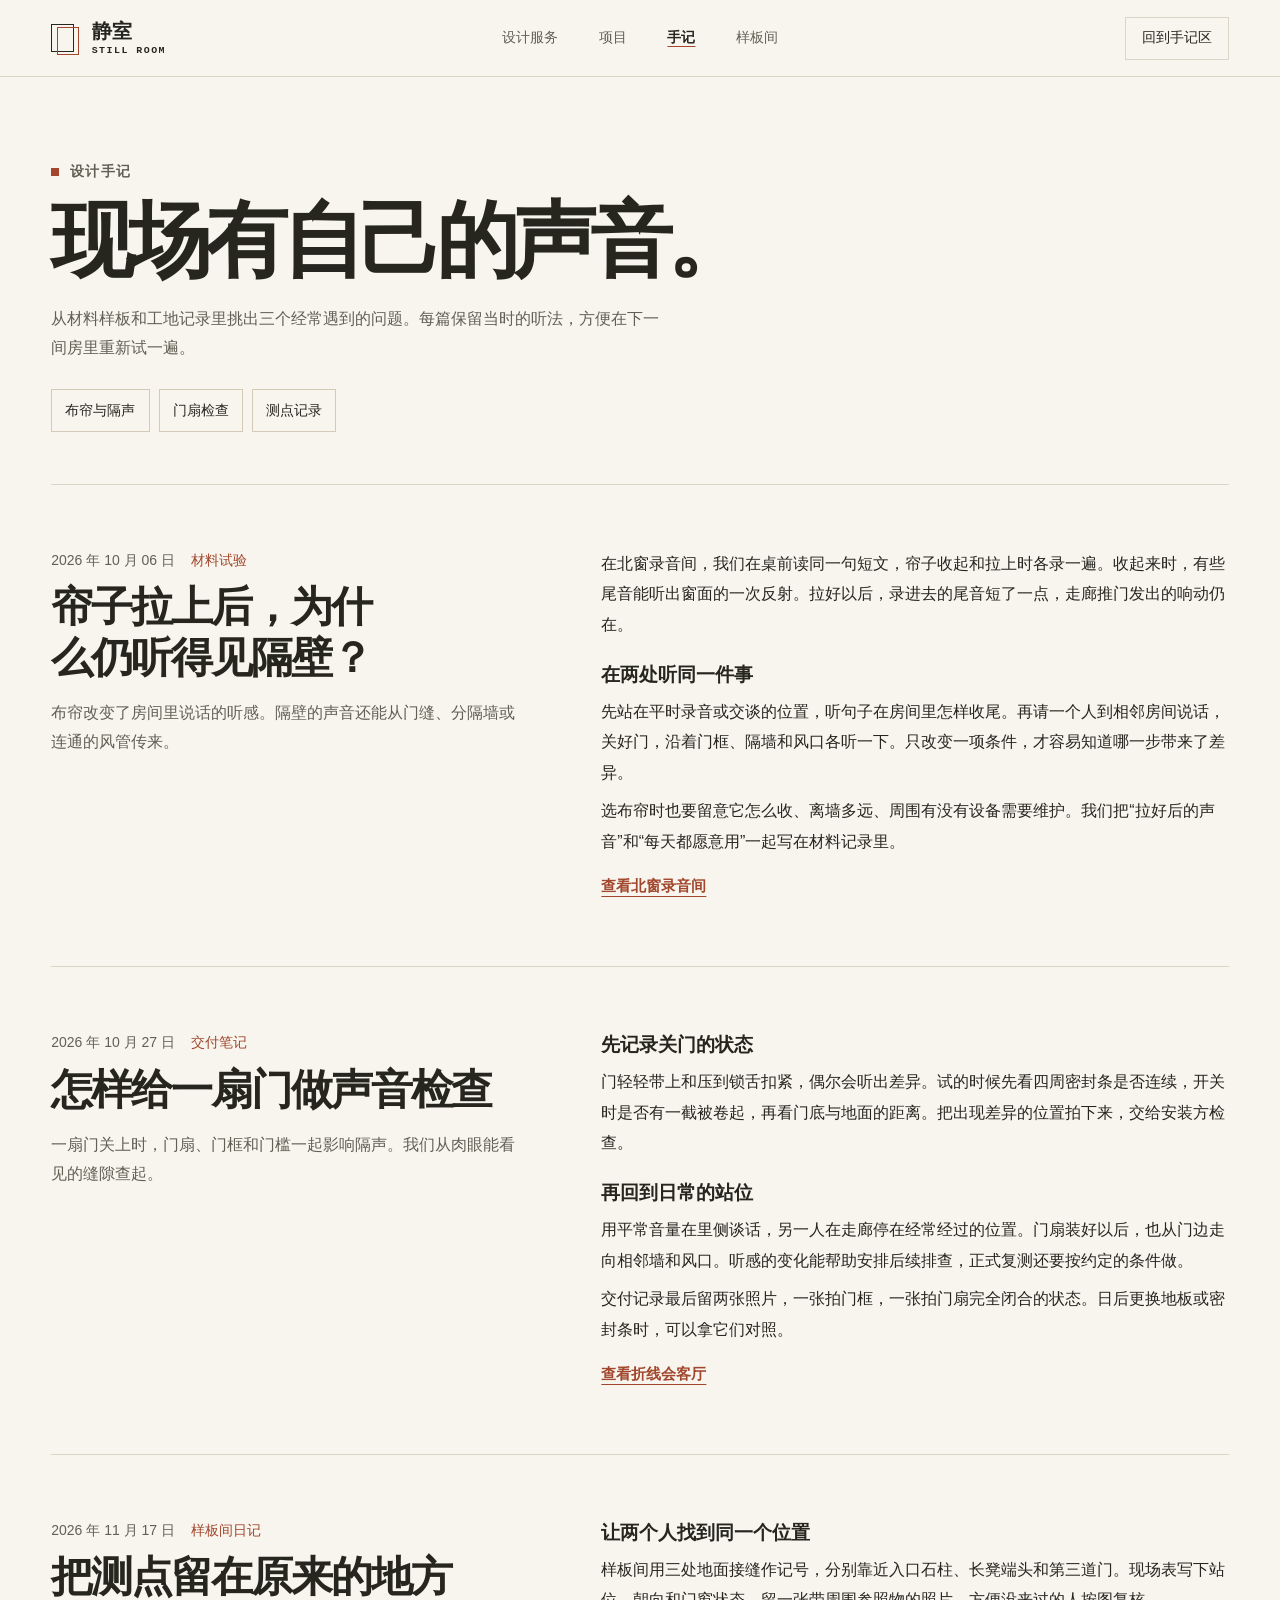
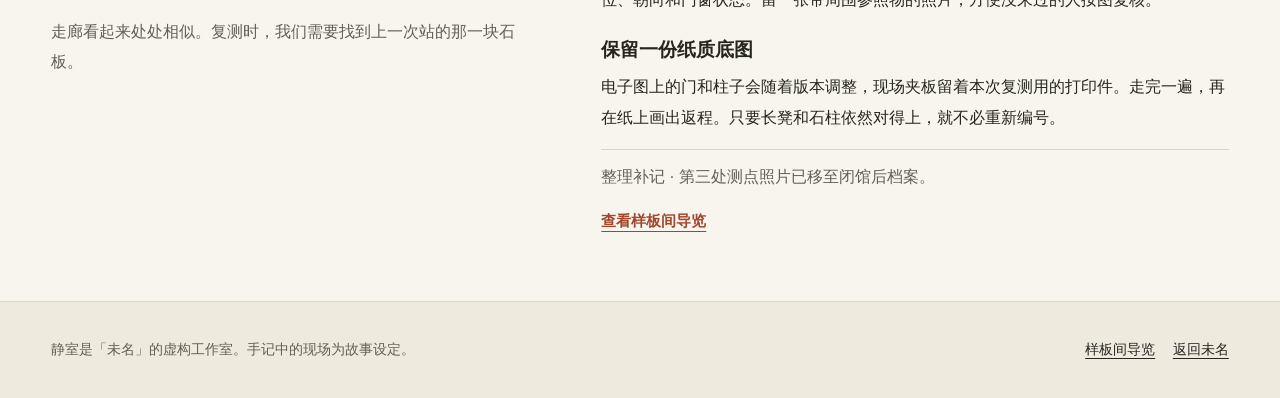
<file: stillroom/journal/index.html>
<!doctype html>
<html lang="zh-CN">
<head>
  <meta charset="utf-8">
  <meta name="viewport" content="width=device-width, initial-scale=1">
  <meta name="description" content="静室的材料试验、门扇交付检查与样板间测点记录。">
  <meta name="theme-color" content="#f7f5ee">
  <title>设计手记 · 静室 STILL ROOM</title>
  <link rel="icon" href="../../favicon.svg" type="image/svg+xml">
  <link rel="stylesheet" href="../room.css">
  <link rel="stylesheet" href="../studio.css">
</head>
<body class="studio-page" id="top">
  <a class="skip-link" href="#main">跳到主要内容</a>
  <header class="masthead">
    <div class="shell masthead-inner">
      <a class="wordmark" href="../">
        <span class="room-mark" aria-hidden="true"></span>
        <span>静室 <small>STILL ROOM</small></span>
      </a>
      <nav class="masthead-nav" aria-label="静室导航">
        <a href="../#approach">设计服务</a>
        <a href="../projects/">项目</a>
        <a href="#top" aria-current="page">手记</a>
        <a href="../#visit">样板间</a>
      </nav>
      <a class="home-link" href="../#journal">回到手记区</a>
    </div>
  </header>

  <main id="main" tabindex="-1">
    <section class="detail-intro shell" aria-labelledby="page-title">
      <p class="eyebrow"><span class="accent-square" aria-hidden="true"></span>设计手记</p>
      <h1 id="page-title">现场有自己的声音。</h1>
      <p>从材料样板和工地记录里挑出三个经常遇到的问题。每篇保留当时的听法，方便在下一间房里重新试一遍。</p>
      <nav class="article-index" aria-label="跳转到手记">
        <a href="#curtains">布帘与隔声</a>
        <a href="#door">门扇检查</a>
        <a href="#route">测点记录</a>
      </nav>
    </section>

    <div class="shell notes-list">
      <article class="studio-note" id="curtains" aria-labelledby="curtains-title">
        <header>
          <p class="note-meta"><time datetime="2026-10-06">2026 年 10 月 06 日</time><span>材料试验</span></p>
          <h2 id="curtains-title">帘子拉上后，为什么仍听得见隔壁？</h2>
          <p>布帘改变了房间里说话的听感。隔壁的声音还能从门缝、分隔墙或连通的风管传来。</p>
        </header>
        <div class="article-prose">
          <p>在北窗录音间，我们在桌前读同一句短文，帘子收起和拉上时各录一遍。收起来时，有些尾音能听出窗面的一次反射。拉好以后，录进去的尾音短了一点，走廊推门发出的响动仍在。</p>
          <h3>在两处听同一件事</h3>
          <p>先站在平时录音或交谈的位置，听句子在房间里怎样收尾。再请一个人到相邻房间说话，关好门，沿着门框、隔墙和风口各听一下。只改变一项条件，才容易知道哪一步带来了差异。</p>
          <p>选布帘时也要留意它怎么收、离墙多远、周围有没有设备需要维护。我们把“拉好后的声音”和“每天都愿意用”一起写在材料记录里。</p>
          <a class="inline-link" href="../projects/#listening">查看北窗录音间</a>
        </div>
      </article>

      <article class="studio-note" id="door" aria-labelledby="door-title">
        <header>
          <p class="note-meta"><time datetime="2026-10-27">2026 年 10 月 27 日</time><span>交付笔记</span></p>
          <h2 id="door-title">怎样给一扇门做声音检查</h2>
          <p>一扇门关上时，门扇、门框和门槛一起影响隔声。我们从肉眼能看见的缝隙查起。</p>
        </header>
        <div class="article-prose">
          <h3>先记录关门的状态</h3>
          <p>门轻轻带上和压到锁舌扣紧，偶尔会听出差异。试的时候先看四周密封条是否连续，开关时是否有一截被卷起，再看门底与地面的距离。把出现差异的位置拍下来，交给安装方检查。</p>
          <h3>再回到日常的站位</h3>
          <p>用平常音量在里侧谈话，另一人在走廊停在经常经过的位置。门扇装好以后，也从门边走向相邻墙和风口。听感的变化能帮助安排后续排查，正式复测还要按约定的条件做。</p>
          <p>交付记录最后留两张照片，一张拍门框，一张拍门扇完全闭合的状态。日后更换地板或密封条时，可以拿它们对照。</p>
          <a class="inline-link" href="../projects/#meeting">查看折线会客厅</a>
        </div>
      </article>

      <article class="studio-note" id="route" aria-labelledby="route-title">
        <header>
          <p class="note-meta"><time datetime="2026-11-17">2026 年 11 月 17 日</time><span>样板间日记</span></p>
          <h2 id="route-title">把测点留在原来的地方</h2>
          <p>走廊看起来处处相似。复测时，我们需要找到上一次站的那一块石板。</p>
        </header>
        <div class="article-prose">
          <h3>让两个人找到同一个位置</h3>
          <p>样板间用三处地面接缝作记号，分别靠近入口石柱、长凳端头和第三道门。现场表写下站位、朝向和门窗状态。留一张带周围参照物的照片，方便没来过的人按图复核。</p>
          <h3>保留一份纸质底图</h3>
          <p>电子图上的门和柱子会随着版本调整，现场夹板留着本次复测用的打印件。走完一遍，再在纸上画出返程。只要长凳和石柱依然对得上，就不必重新编号。</p>
          <p class="note-foot">整理补记 · 第三处测点照片已移至闭馆后档案。</p>
          <a class="inline-link" href="../#visit">查看样板间导览</a>
        </div>
      </article>
    </div>
  </main>

  <footer class="studio-footer">
    <div class="shell studio-footer-inner">
      <p>静室是「未名」的虚构工作室。手记中的现场为故事设定。</p>
      <nav aria-label="页脚导航">
        <a href="../#visit">样板间导览</a>
        <a href="../../">返回未名</a>
      </nav>
    </div>
  </footer>
</body>
</html>
</file>
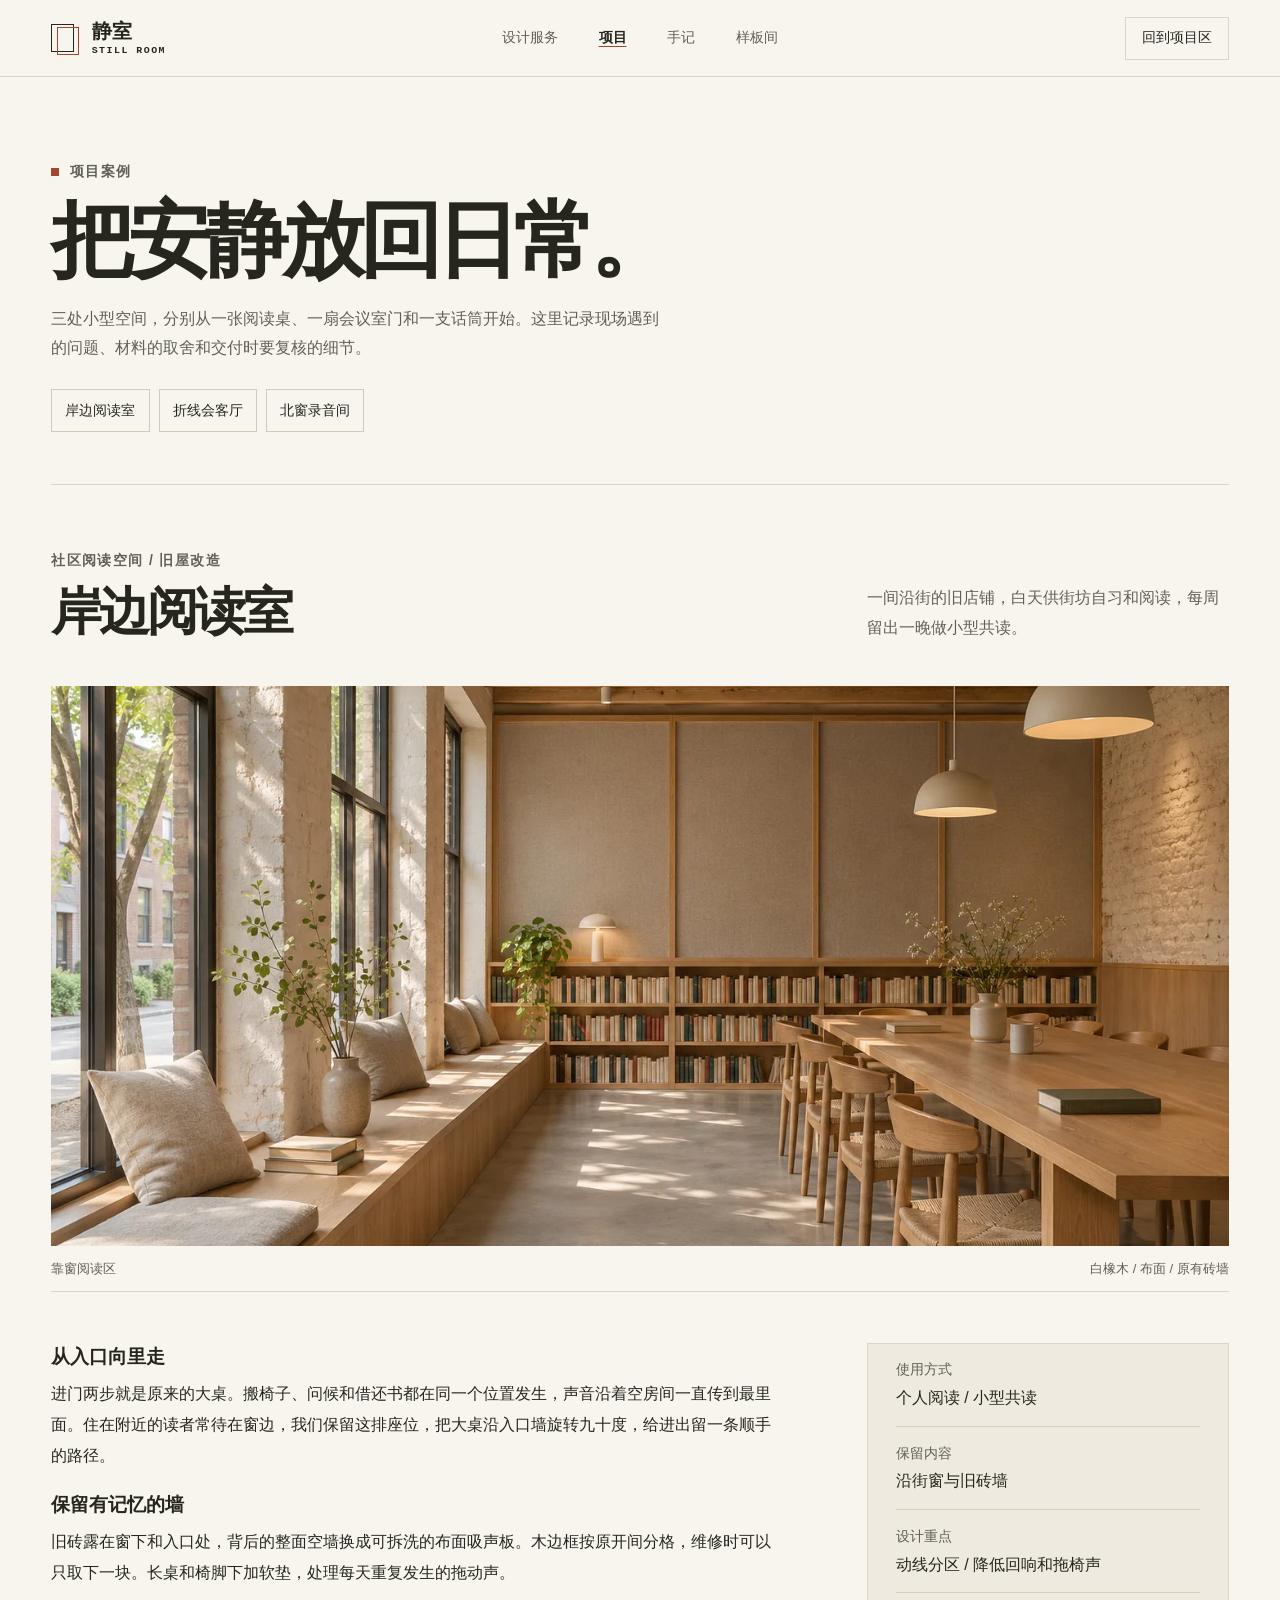
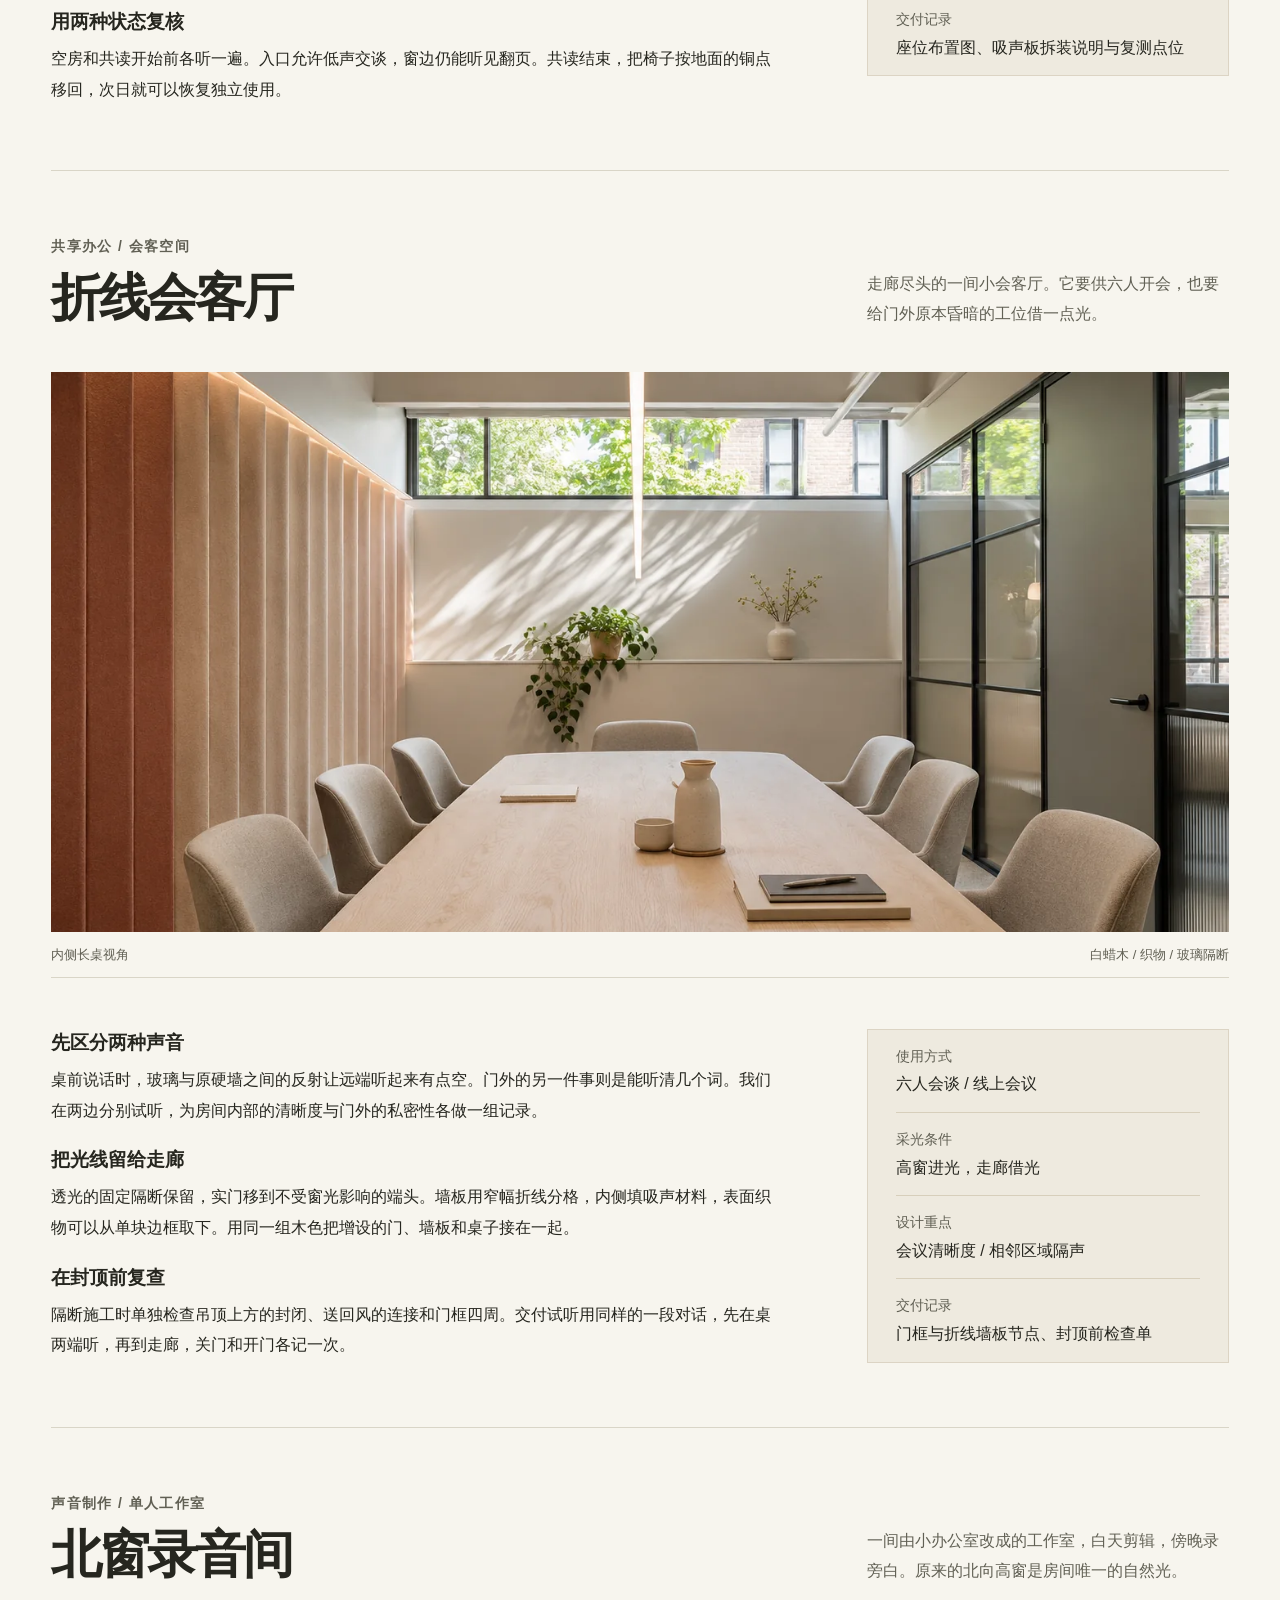
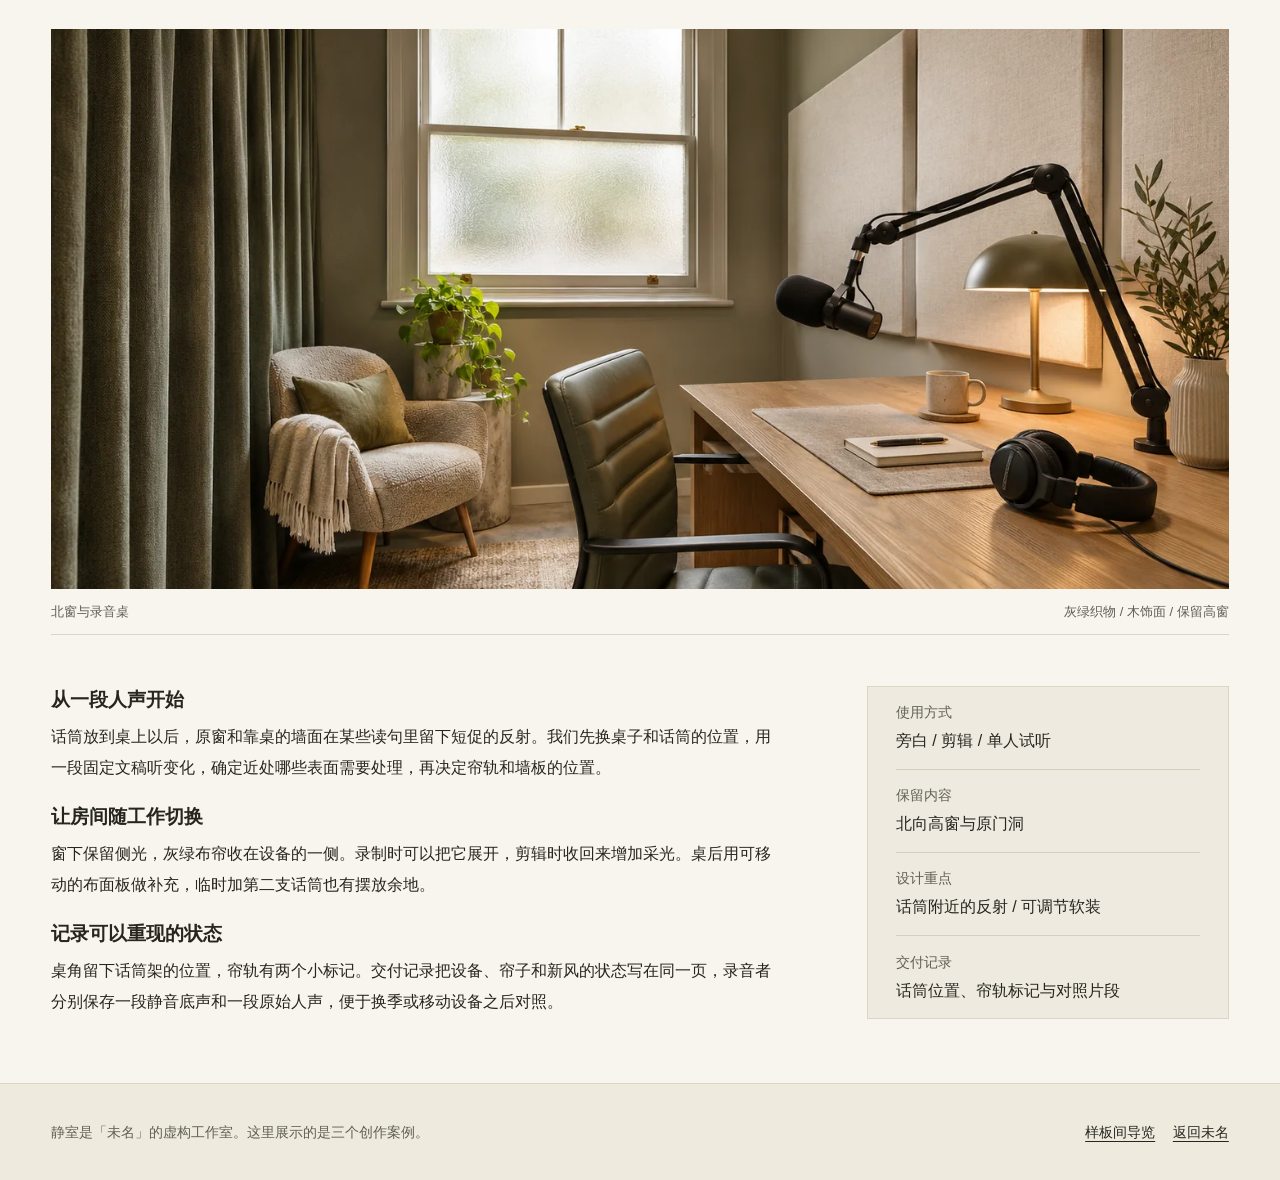
<file: stillroom/projects/index.html>
<!doctype html>
<html lang="zh-CN">
<head>
  <meta charset="utf-8">
  <meta name="viewport" content="width=device-width, initial-scale=1">
  <meta name="description" content="静室的三个声学设计案例。了解阅读室、会客厅和录音间的现场需求、材料选择与复测方法。">
  <meta name="theme-color" content="#f7f5ee">
  <title>项目案例 · 静室 STILL ROOM</title>
  <link rel="icon" href="../../favicon.svg" type="image/svg+xml">
  <link rel="stylesheet" href="../room.css">
  <link rel="stylesheet" href="../studio.css">
</head>
<body class="studio-page" id="top">
  <a class="skip-link" href="#main">跳到主要内容</a>
  <header class="masthead">
    <div class="shell masthead-inner">
      <a class="wordmark" href="../">
        <span class="room-mark" aria-hidden="true"></span>
        <span>静室 <small>STILL ROOM</small></span>
      </a>
      <nav class="masthead-nav" aria-label="静室导航">
        <a href="../#approach">设计服务</a>
        <a href="#top" aria-current="page">项目</a>
        <a href="../journal/">手记</a>
        <a href="../#visit">样板间</a>
      </nav>
      <a class="home-link" href="../#projects">回到项目区</a>
    </div>
  </header>

  <main id="main" tabindex="-1">
    <section class="detail-intro shell" aria-labelledby="page-title">
      <p class="eyebrow"><span class="accent-square" aria-hidden="true"></span>项目案例</p>
      <h1 id="page-title">把安静放回日常。</h1>
      <p>三处小型空间，分别从一张阅读桌、一扇会议室门和一支话筒开始。这里记录现场遇到的问题、材料的取舍和交付时要复核的细节。</p>
      <nav class="article-index" aria-label="跳转到项目">
        <a href="#reading">岸边阅读室</a>
        <a href="#meeting">折线会客厅</a>
        <a href="#listening">北窗录音间</a>
      </nav>
    </section>

    <div class="shell case-list">
      <article class="case-file" id="reading" aria-labelledby="reading-title">
        <header class="case-header">
          <div>
            <p class="eyebrow">社区阅读空间 / 旧屋改造</p>
            <h2 id="reading-title">岸边阅读室</h2>
          </div>
          <p>一间沿街的旧店铺，白天供街坊自习和阅读，每周留出一晚做小型共读。</p>
        </header>
        <figure class="case-image">
          <img src="../media/reading-room.webp" width="1440" height="960" alt="窗下的浅木长凳与长桌，后墙有一排布面吸声板" fetchpriority="high" decoding="async">
          <figcaption class="photo-caption"><span>靠窗阅读区</span><span>白橡木 / 布面 / 原有砖墙</span></figcaption>
        </figure>
        <div class="case-content">
          <div class="article-prose">
            <h3>从入口向里走</h3>
            <p>进门两步就是原来的大桌。搬椅子、问候和借还书都在同一个位置发生，声音沿着空房间一直传到最里面。住在附近的读者常待在窗边，我们保留这排座位，把大桌沿入口墙旋转九十度，给进出留一条顺手的路径。</p>
            <h3>保留有记忆的墙</h3>
            <p>旧砖露在窗下和入口处，背后的整面空墙换成可拆洗的布面吸声板。木边框按原开间分格，维修时可以只取下一块。长桌和椅脚下加软垫，处理每天重复发生的拖动声。</p>
            <h3>用两种状态复核</h3>
            <p>空房和共读开始前各听一遍。入口允许低声交谈，窗边仍能听见翻页。共读结束，把椅子按地面的铜点移回，次日就可以恢复独立使用。</p>
          </div>
          <dl class="case-facts">
            <div><dt>使用方式</dt><dd>个人阅读 / 小型共读</dd></div>
            <div><dt>保留内容</dt><dd>沿街窗与旧砖墙</dd></div>
            <div><dt>设计重点</dt><dd>动线分区 / 降低回响和拖椅声</dd></div>
            <div><dt>交付记录</dt><dd>座位布置图、吸声板拆装说明与复测点位</dd></div>
          </dl>
        </div>
      </article>

      <article class="case-file" id="meeting" aria-labelledby="meeting-title">
        <header class="case-header">
          <div>
            <p class="eyebrow">共享办公 / 会客空间</p>
            <h2 id="meeting-title">折线会客厅</h2>
          </div>
          <p>走廊尽头的一间小会客厅。它要供六人开会，也要给门外原本昏暗的工位借一点光。</p>
        </header>
        <figure class="case-image">
          <img src="../media/meeting-room.webp" width="1440" height="960" alt="浅木会议桌旁是折线形的布面墙板与细框玻璃隔断" loading="lazy" decoding="async">
          <figcaption class="photo-caption"><span>内侧长桌视角</span><span>白蜡木 / 织物 / 玻璃隔断</span></figcaption>
        </figure>
        <div class="case-content">
          <div class="article-prose">
            <h3>先区分两种声音</h3>
            <p>桌前说话时，玻璃与原硬墙之间的反射让远端听起来有点空。门外的另一件事则是能听清几个词。我们在两边分别试听，为房间内部的清晰度与门外的私密性各做一组记录。</p>
            <h3>把光线留给走廊</h3>
            <p>透光的固定隔断保留，实门移到不受窗光影响的端头。墙板用窄幅折线分格，内侧填吸声材料，表面织物可以从单块边框取下。用同一组木色把增设的门、墙板和桌子接在一起。</p>
            <h3>在封顶前复查</h3>
            <p>隔断施工时单独检查吊顶上方的封闭、送回风的连接和门框四周。交付试听用同样的一段对话，先在桌两端听，再到走廊，关门和开门各记一次。</p>
          </div>
          <dl class="case-facts">
            <div><dt>使用方式</dt><dd>六人会谈 / 线上会议</dd></div>
            <div><dt>采光条件</dt><dd>高窗进光，走廊借光</dd></div>
            <div><dt>设计重点</dt><dd>会议清晰度 / 相邻区域隔声</dd></div>
            <div><dt>交付记录</dt><dd>门框与折线墙板节点、封顶前检查单</dd></div>
          </dl>
        </div>
      </article>

      <article class="case-file" id="listening" aria-labelledby="listening-title">
        <header class="case-header">
          <div>
            <p class="eyebrow">声音制作 / 单人工作室</p>
            <h2 id="listening-title">北窗录音间</h2>
          </div>
          <p>一间由小办公室改成的工作室，白天剪辑，傍晚录旁白。原来的北向高窗是房间唯一的自然光。</p>
        </header>
        <figure class="case-image">
          <img src="../media/listening-room.webp" width="1440" height="960" alt="高窗下有一张木桌、话筒与耳机，左侧挂着灰绿色的厚布帘" loading="lazy" decoding="async">
          <figcaption class="photo-caption"><span>北窗与录音桌</span><span>灰绿织物 / 木饰面 / 保留高窗</span></figcaption>
        </figure>
        <div class="case-content">
          <div class="article-prose">
            <h3>从一段人声开始</h3>
            <p>话筒放到桌上以后，原窗和靠桌的墙面在某些读句里留下短促的反射。我们先换桌子和话筒的位置，用一段固定文稿听变化，确定近处哪些表面需要处理，再决定帘轨和墙板的位置。</p>
            <h3>让房间随工作切换</h3>
            <p>窗下保留侧光，灰绿布帘收在设备的一侧。录制时可以把它展开，剪辑时收回来增加采光。桌后用可移动的布面板做补充，临时加第二支话筒也有摆放余地。</p>
            <h3>记录可以重现的状态</h3>
            <p>桌角留下话筒架的位置，帘轨有两个小标记。交付记录把设备、帘子和新风的状态写在同一页，录音者分别保存一段静音底声和一段原始人声，便于换季或移动设备之后对照。</p>
          </div>
          <dl class="case-facts">
            <div><dt>使用方式</dt><dd>旁白 / 剪辑 / 单人试听</dd></div>
            <div><dt>保留内容</dt><dd>北向高窗与原门洞</dd></div>
            <div><dt>设计重点</dt><dd>话筒附近的反射 / 可调节软装</dd></div>
            <div><dt>交付记录</dt><dd>话筒位置、帘轨标记与对照片段</dd></div>
          </dl>
        </div>
      </article>
    </div>
  </main>

  <footer class="studio-footer">
    <div class="shell studio-footer-inner">
      <p>静室是「未名」的虚构工作室。这里展示的是三个创作案例。</p>
      <nav aria-label="页脚导航">
        <a href="../#visit">样板间导览</a>
        <a href="../../">返回未名</a>
      </nav>
    </div>
  </footer>
</body>
</html>
</file>
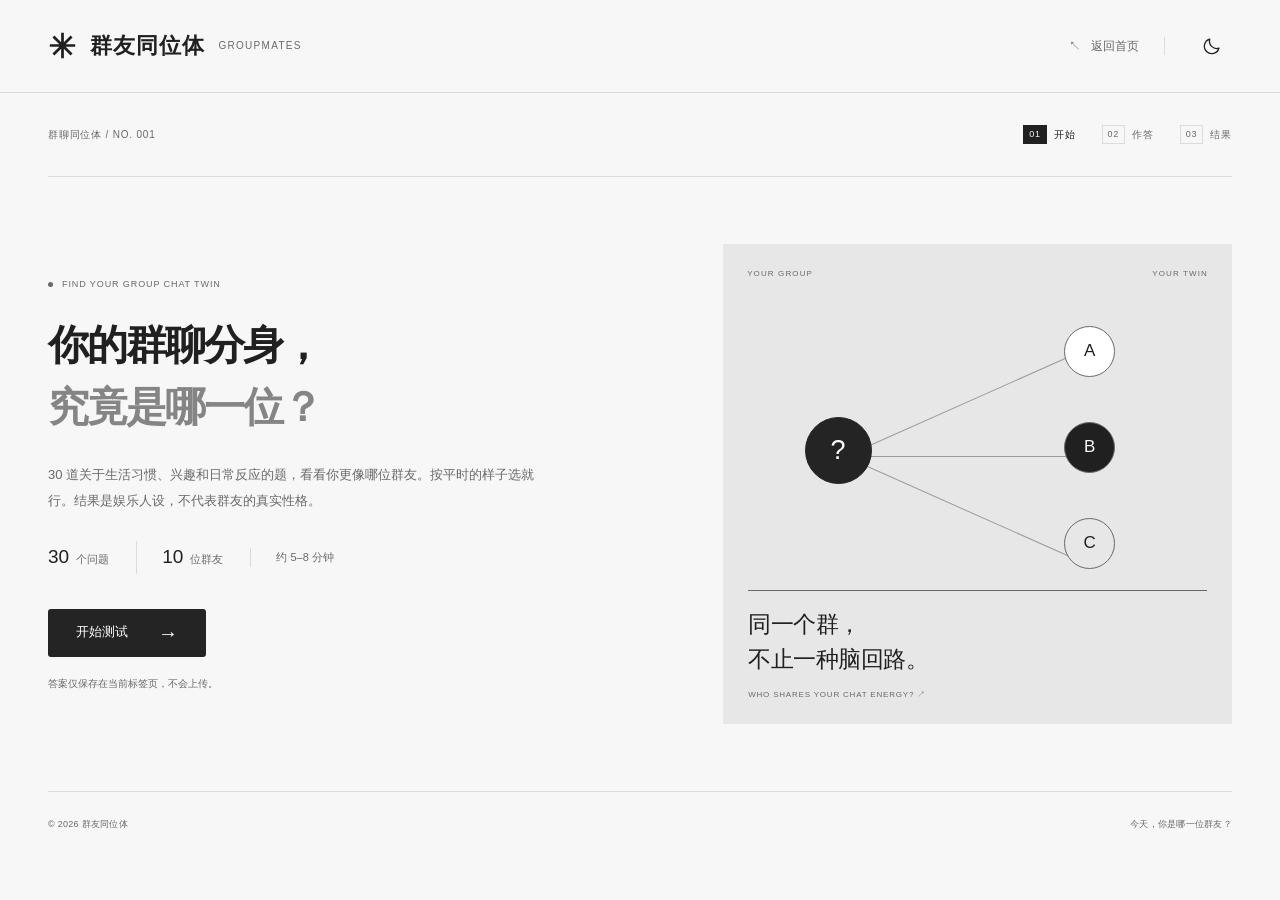
<file: quiz.html>
<!doctype html>
<html lang="zh-CN">
<head>
  <meta charset="utf-8"><meta name="viewport" content="width=device-width,initial-scale=1">
  <meta name="description" content="30 道生活习惯与兴趣偏好小测验，看看你更像哪个群友。"><meta name="theme-color" content="#f7f7f7">
  <title>测测你更像哪个群友</title><link rel="icon" href="./favicon.svg" type="image/svg+xml">
  <script>try { const s=localStorage.getItem('untitled-theme');document.documentElement.dataset.theme=s==='light'||s==='dark'?s:(matchMedia('(prefers-color-scheme: dark)').matches?'dark':'light');}catch(_){}</script>
  <link rel="stylesheet" href="./styles.css"><link rel="stylesheet" href="./quiz.css"><link rel="stylesheet" href="./group.css">
  <script src="./config.js?v=2" defer></script><script src="./quiz-config.js?v=2" defer></script><script src="./quiz-engine.js" defer></script><script src="./quiz.js" defer></script>
</head>
<body class="quiz-page group-quiz">
  <a class="skip-link" href="#quiz-main">跳到测试内容</a>
  <header class="site-header"><div class="container header-inner">
    <a class="brand" href="./index.html" aria-label="返回网站首页"><svg class="brand-mark" viewBox="0 0 32 32" fill="none" aria-hidden="true"><path d="M16 2v28M2 16h28M6 6l20 20M26 6 6 26" stroke="currentColor" stroke-width="3"/></svg><span data-site-name>未名</span><span class="brand-en">GROUPMATES</span></a>
    <div class="header-right"><a class="quiz-home" href="./index.html"><span aria-hidden="true">↖</span> 返回首页</a><span class="header-divider" aria-hidden="true"></span><button class="icon-button theme-toggle" type="button" aria-label="切换为深色模式" hidden><svg class="moon-icon" viewBox="0 0 24 24" fill="none" aria-hidden="true"><path d="M20.5 14A8.5 8.5 0 0 1 10 3.5 8.5 8.5 0 1 0 20.5 14Z" stroke="currentColor" stroke-width="1.5" stroke-linejoin="round"/></svg><svg class="sun-icon" viewBox="0 0 24 24" fill="none" aria-hidden="true"><circle cx="12" cy="12" r="4" stroke="currentColor" stroke-width="1.5"/><path d="M12 2v2m0 16v2M2 12h2m16 0h2M5 5l1.5 1.5m11 11L19 19M5 19l1.5-1.5m11-11L19 5" stroke="currentColor" stroke-width="1.5" stroke-linecap="round"/></svg></button></div>
  </div></header>
  <main id="quiz-main" class="container quiz-shell">
    <div class="quiz-topline"><span id="quiz-label">示例问卷 / NO. 001</span><ol class="flow-steps" aria-label="测试步骤"><li data-step="intro" aria-current="step"><span>01</span> 开始</li><li data-step="question"><span>02</span> 作答</li><li data-step="result"><span>03</span> 结果</li></ol></div>
    <p id="quiz-error" class="quiz-error" role="alert" hidden></p>
    <noscript><p class="noscript-notice">请开启 JavaScript 后体验问卷与结果功能。</p></noscript>
    <section id="intro-screen" class="quiz-intro" aria-labelledby="intro-title">
      <div class="quiz-intro-copy"><p class="eyebrow"><span class="small-dot" aria-hidden="true"></span> FIND YOUR GROUP CHAT TWIN</p><h1 id="intro-title" tabindex="-1">从选择里，<br><span class="muted-title">看见你的偏好。</span></h1><p id="quiz-description" class="quiz-lead"></p><div class="quiz-meta"><span><strong id="total-questions">06</strong> 个问题</span><span><strong id="total-types">03</strong> 位群友</span><span id="quiz-duration">约 2 分钟</span></div><p id="resume-note" class="resume-note" hidden></p><div class="quiz-start-actions"><button id="start-quiz" class="button button-primary" type="button" disabled>开始测试 <span aria-hidden="true">→</span></button><button id="restart-intro" class="text-link" type="button" hidden>重新开始</button></div><p class="quiz-storage-note" id="storage-note">答案仅保存在当前标签页，不会上传。</p></div>
      <div class="quiz-intro-art" aria-hidden="true"><div class="art-label"><span>YOUR GROUP</span><span>YOUR TWIN</span></div><div class="path-line line-a"></div><div class="path-line line-b"></div><div class="path-line line-c"></div><div class="path-node node-start">?</div><div class="path-node node-a">A</div><div class="path-node node-b">B</div><div class="path-node node-c">C</div><div class="quiz-art-caption">同一个群，<br>不止一种脑回路。<span>WHO SHARES YOUR CHAT ENERGY? ↗</span></div></div>
    </section>
    <section id="question-screen" class="question-layout" aria-labelledby="question-title" hidden>
      <aside class="question-sidebar"><p class="eyebrow">THE QUESTIONNAIRE</p><p class="question-counter"><strong id="question-number">01</strong><span id="question-total">/ 06</span></p><p id="answered-count" class="answered-count" role="status" aria-live="polite">已完成 0 / 6 题</p><div id="quiz-progress" class="quiz-progress" role="progressbar" aria-label="作答进度" aria-valuemin="0" aria-valuemax="100" aria-valuenow="0"><span id="quiz-progress-fill"></span></div><details class="question-jump"><summary>题目导航 <span aria-hidden="true">＋</span></summary><div id="question-map" class="question-map" role="group" aria-label="跳转题目"></div></details><button id="save-exit" class="text-link save-exit" type="button">暂存并退出 <span aria-hidden="true">↗</span></button></aside>
      <div class="question-main"><form id="quiz-form"><fieldset class="question-fieldset"><legend id="question-title" tabindex="-1"></legend><p id="question-hint" class="question-hint">没有标准答案，选择最接近你的一个。</p><div id="answer-options" class="answer-options"></div></fieldset><div class="question-bottom"><button id="previous-question" class="button button-outline" type="button">← 上一题</button><span id="selection-hint" class="selection-hint" aria-live="polite">请选择一个选项</span><button id="next-question" class="button button-primary" type="submit" disabled>下一题 →</button></div></form></div>
    </section>
    <section id="result-screen" class="result-screen" aria-labelledby="result-title" hidden>
      <div class="result-heading"><div><p class="eyebrow">YOUR RESULT / 本次结果</p><p id="result-kicker" class="result-kicker"></p><h1 id="result-title" tabindex="-1"></h1><div id="result-tags" class="result-tags"></div></div><div id="result-portraits" class="result-portraits"></div></div>
      <p id="result-description" class="result-intro"></p><section id="friend-profiles" class="friend-profiles" aria-label="匹配群友的人设分析"></section><div class="result-details"><section class="distribution-panel" aria-labelledby="distribution-title"><div class="panel-heading"><h2 id="distribution-title">群友匹配分布</h2><span id="result-completed"></span></div><div id="result-distribution" class="result-distribution"></div><p id="distribution-note" class="distribution-note">百分比表示本次答案的权重占比。</p></section><section class="takeaway-panel" aria-labelledby="takeaway-title"><p class="eyebrow">A NOTE FOR YOU</p><h2 id="takeaway-title">同位体今日任务</h2><p id="result-advice"></p><div class="takeaway-line" aria-hidden="true"></div><p id="result-demo-note" class="result-demo-note"></p></section></div>
      <details class="answer-review"><summary>回看我的答案 <span aria-hidden="true">＋</span></summary><ol id="answer-review-list"></ol></details><div class="result-actions"><button id="retake-quiz" class="button button-primary" type="button">重新测试 <span aria-hidden="true">↻</span></button><button id="edit-answers" class="text-link" type="button">修改答案 <span aria-hidden="true">→</span></button><a class="text-link result-home" href="./index.html">返回首页 ↗</a></div>
    </section>
  </main>
  <footer class="container quiz-footer"><span>© <span id="quiz-year">2026</span> <span data-site-name>未名</span></span><span>今天，你是哪一位群友？</span></footer>
  <dialog id="restart-dialog" class="restart-dialog" aria-labelledby="restart-title" aria-describedby="restart-description"><p class="eyebrow">START AGAIN</p><h2 id="restart-title">重新开始这次测试？</h2><p id="restart-description">本次已填写的答案将被清空。</p><div class="restart-actions"><button id="cancel-restart" class="button button-outline" type="button" autofocus>保留答案</button><button id="confirm-restart" class="button button-primary" type="button">清空并开始</button></div></dialog>
</body>
</html>
</file>
<file: styles.css>
/* 所有主色为黑白灰。这里集中定义浅色与深色配色。 */
:root{color-scheme:light;--bg:#f7f7f7;--surface:#fff;--ink:#202020;--muted:#696969;--line:#dcdcdc;--soft:#ececec;--art:#e7e7e7;--button:#242424;--button-text:#fff;--panel:#252525;--panel-ink:#fafafa;--panel-muted:#bcbcbc;--shadow:0 18px 56px #00000012;--max:1184px}
:root[data-theme="dark"]{color-scheme:dark;--bg:#171717;--surface:#222;--ink:#eee;--muted:#aaa;--line:#3c3c3c;--soft:#2c2c2c;--art:#303030;--button:#ececec;--button-text:#1e1e1e;--panel:#242424;--panel-ink:#fafafa;--panel-muted:#bcbcbc;--shadow:0 18px 56px #00000035}
*{box-sizing:border-box}html{scroll-behavior:smooth;scroll-padding-top:104px}body{margin:0;background:var(--bg);color:var(--ink);font-family:"Inter","Helvetica Neue",Arial,"PingFang SC","Microsoft YaHei",sans-serif;font-size:15px;line-height:1.7;-webkit-font-smoothing:antialiased}button,a{-webkit-tap-highlight-color:transparent}button{font:inherit;color:inherit;cursor:pointer;border:0}a{color:inherit;text-decoration:none}button:not(:disabled),a{touch-action:manipulation}button[hidden],[hidden]{display:none!important}svg{display:block;width:24px;height:24px}::selection{background:var(--ink);color:var(--bg)}:focus-visible{outline:2px solid var(--ink);outline-offset:5px}h1,h2,h3,p{margin:0}h1,h2,h3{font-weight:600}h1,h2{letter-spacing:-.055em}.container{width:min(var(--max),calc(100% - 96px));margin-inline:auto}.skip-link{position:fixed;top:12px;left:12px;z-index:100;background:var(--ink);color:var(--bg);padding:10px 18px;transform:translateY(-160%)}.skip-link:focus{transform:none}.site-header{position:sticky;top:0;z-index:30;background:var(--bg);border-bottom:1px solid var(--line)}.header-inner{height:92px;display:flex;align-items:center;justify-content:space-between;gap:24px}.brand{display:inline-flex;align-items:center;gap:13px;font-weight:650;font-size:22px;letter-spacing:.04em}.brand-mark{width:29px;height:29px}.brand-en{font-size:10px;font-weight:500;letter-spacing:.13em;color:var(--muted);margin-left:1px}.header-right{display:flex;align-items:center;gap:25px}.primary-nav{display:flex;gap:34px;align-items:center}.nav-link{position:relative;color:var(--muted);font-size:13px;line-height:30px}.nav-link:after{position:absolute;content:"";bottom:-4px;left:50%;width:4px;height:4px;border-radius:50%;background:var(--ink);opacity:0;transform:translateX(-50%)}.nav-link:hover,.nav-link.is-active{color:var(--ink)}.nav-link.is-active:after{opacity:1}.header-divider{width:1px;height:18px;background:var(--line)}.icon-button{display:grid;place-items:center;flex-shrink:0;width:42px;height:42px;border-radius:50%;background:transparent}.icon-button:hover{background:var(--soft)}.icon-button svg{width:21px;height:21px}.theme-toggle .sun-icon{display:none}[data-theme="dark"] .theme-toggle .sun-icon{display:block}[data-theme="dark"] .theme-toggle .moon-icon{display:none}.menu-toggle{display:none}.hero{display:grid;grid-template-columns:1.18fr 1fr;column-gap:80px;align-items:center;padding-top:82px}.hero-copy{padding-block:12px}.eyebrow{display:flex;align-items:center;gap:9px;font-size:11px;letter-spacing:.09em;font-weight:500}.small-dot{display:inline-block;width:5px;height:5px;border-radius:50%;background:currentColor;flex-shrink:0}.hero-copy>.eyebrow{color:var(--muted);margin-bottom:26px;letter-spacing:.12em}h1{font-size:clamp(40px,4.7vw,66px);line-height:1.27;font-weight:600}h1>span{display:block}.muted-title{color:#858585}.hero-description{font-size:14px;line-height:2;color:var(--muted);max-width:370px;margin-top:26px}.hero-actions{display:flex;gap:30px;align-items:center;margin-top:35px}.button{display:inline-flex;align-items:center;justify-content:center;gap:30px;min-height:48px;padding:11px 23px;border:1px solid transparent;border-radius:3px;font-size:13px;transition:background .18s,transform .18s}.button-primary{background:var(--button);color:var(--button-text)}.button:hover{transform:translateY(-2px)}.button-primary:hover{opacity:.85}.button>span{font-size:20px;line-height:1}.text-link{display:inline-flex;gap:13px;align-items:center;padding:9px 0;background:transparent;font-size:13px}.text-link:hover{text-decoration:underline;text-underline-offset:5px}.hero-footnote{display:flex;gap:11px;align-items:center;font-size:10px;color:var(--muted);margin-top:55px;letter-spacing:.06em}.rule{width:24px;height:1px;background:var(--muted)}.hero-art{position:relative;min-width:0;aspect-ratio:1/1.02;background:var(--art);isolation:isolate;overflow:hidden;border-radius:2px}.art-label{position:absolute;inset:23px 24px auto;display:flex;justify-content:space-between;font-size:9px;letter-spacing:.14em;z-index:4;color:var(--muted)}.art-grid{position:absolute;inset:65px 30px 75px;background-image:linear-gradient(var(--line) 1px,transparent 1px),linear-gradient(90deg,var(--line) 1px,transparent 1px);background-size:36px 36px;opacity:.7;mask-image:radial-gradient(ellipse,#000 25%,transparent 72%)}.orbit{position:absolute;left:50%;top:45%;width:69%;aspect-ratio:1;border:1px solid var(--muted);border-radius:50%;transform:translate(-50%,-50%);opacity:.35}.orbit-two{width:81%;transform:translate(-50%,-50%) scaleY(.45) rotate(-36deg)}.orbit-three{width:81%;transform:translate(-50%,-50%) scaleY(.45) rotate(36deg)}.art-center{position:absolute;left:50%;top:45%;width:46%;aspect-ratio:1;transform:translate(-50%,-50%) rotate(-12deg);color:var(--ink)}.art-center svg{width:100%;height:100%;filter:drop-shadow(9px 12px 0 #0000000a)}.orbit-dot{position:absolute;left:77%;top:25%;width:16px;height:16px;background:var(--ink);border:5px solid var(--art);border-radius:50%;box-sizing:content-box}.art-caption{position:absolute;bottom:43px;left:25px;right:25px;border-top:1px solid var(--muted);padding-top:16px;display:flex;justify-content:space-between;align-items:center;font-size:23px;font-weight:500;letter-spacing:.04em}.art-arrow{font-size:31px;font-weight:300;line-height:1}.art-coordinate{position:absolute;bottom:19px;left:25px;font-size:8px;letter-spacing:.16em;color:var(--muted)}.hero-bottom{grid-column:1/-1;display:flex;justify-content:space-between;align-items:center;padding-block:39px 30px;margin-top:36px;border-bottom:1px solid var(--line);font-size:9px;letter-spacing:.14em;color:var(--muted)}.hero-bottom>span:nth-child(2){font-size:19px;line-height:1}.hero-bottom>span:last-child{font-size:10px;letter-spacing:.08em}.section-pad{padding-top:86px}.section-heading{display:flex;align-items:flex-end;justify-content:space-between;gap:40px;margin-bottom:35px}.section-index{color:var(--muted);margin-bottom:14px;font-size:10px;letter-spacing:.12em}h2{font-size:34px;line-height:1.45}.section-description{max-width:360px;white-space:pre-line;font-size:12px;line-height:1.9;color:var(--muted)}.collection-toolbar{display:flex;justify-content:space-between;gap:18px;align-items:center;border-top:1px solid var(--line);padding-block:19px 25px;min-height:80px}.filters{display:flex;gap:6px;flex-wrap:wrap}.filter-button{font-size:11px;padding:7px 16px;border-radius:2px;background:transparent;color:var(--muted);min-height:36px;transition:background .18s,color .18s}.filter-button:hover{background:var(--soft);color:var(--ink)}.filter-button[aria-pressed="true"]{background:var(--ink);color:var(--bg)}.result-count{font-size:10px;color:var(--muted);letter-spacing:.03em;white-space:nowrap}.content-grid{display:grid;grid-template-columns:repeat(3,minmax(0,1fr));gap:36px 24px}.content-card{min-width:0}.card-button{display:block;width:100%;text-align:left;padding:0;background:transparent;border-radius:2px}.card-cover{position:relative;aspect-ratio:1.44;background:var(--art);overflow:hidden;border:1px solid transparent;isolation:isolate}.card-number{position:absolute;top:16px;left:18px;z-index:3;font-size:9px;color:var(--muted);letter-spacing:.12em}.card-open{position:absolute;bottom:16px;right:16px;width:32px;height:32px;border-radius:50%;display:grid;place-items:center;background:var(--surface);color:var(--ink);font-size:17px;transition:transform .25s,background .25s}.card-button:hover .card-open{transform:rotate(45deg);background:var(--ink);color:var(--bg)}.card-art{position:absolute;inset:0;transition:transform .45s}.card-button:hover .card-art{transform:scale(1.04)}.card-content{padding:18px 1px 0}.card-category{font-size:9px;color:var(--muted);letter-spacing:.08em}.card-title{font-size:18px;line-height:1.5;letter-spacing:-.01em;margin-top:7px}.card-summary{font-size:12px;line-height:1.8;color:var(--muted);margin-top:7px}.card-bottom{display:flex;align-items:center;justify-content:space-between;border-top:1px solid var(--line);margin-top:17px;padding-top:12px;color:var(--muted);font-size:10px}.card-bottom>span:last-child{font-size:16px}.cover-orbit{background:var(--art)}.cover-orbit .shape-a{position:absolute;width:45%;aspect-ratio:1;border:1px solid var(--muted);border-radius:50%;left:26%;top:17%}.cover-orbit .shape-b{position:absolute;width:45%;aspect-ratio:1;border:1px solid var(--muted);border-radius:50%;left:34%;top:23%;background:var(--surface);opacity:.7}.cover-orbit .shape-c{position:absolute;left:28%;top:22%;width:45%;aspect-ratio:1;border-radius:50%;background:repeating-linear-gradient(0deg,var(--ink) 0 1px,transparent 1px 5px);clip-path:circle(50%)}.cover-fold{background:var(--soft)}.cover-fold .shape-a,.cover-fold .shape-b,.cover-fold .shape-c{position:absolute;width:31%;height:57%;top:20%;background:var(--surface);transform:skewY(-18deg);box-shadow:12px 9px 17px #00000008}.cover-fold .shape-a{left:17%;background:var(--ink)}.cover-fold .shape-b{left:35%;top:29%;background:var(--muted)}.cover-fold .shape-c{left:52%;top:19%}.cover-grid{background:var(--art)}.cover-grid .shape-a{position:absolute;left:28%;top:19%;width:44%;aspect-ratio:1;background:repeating-conic-gradient(var(--ink) 0 25%,var(--surface) 0 50%) 0 0/50% 50%;transform:rotate(-12deg);box-shadow:10px 12px 0 #00000010}.cover-grid .shape-b{position:absolute;width:16%;aspect-ratio:1;border-radius:50%;left:43%;top:38%;background:var(--art)}.cover-rings{background:var(--soft)}.cover-rings .shape-a{position:absolute;width:53%;aspect-ratio:1;left:23.5%;top:11%;border-radius:50%;background:repeating-radial-gradient(circle at center,var(--muted) 0 1px,transparent 1px 10px)}.cover-rings .shape-b{position:absolute;width:18%;aspect-ratio:1;left:41%;top:37%;border-radius:50%;background:var(--ink)}.cover-steps{background:var(--art)}.cover-steps .shape-a{position:absolute;left:24%;top:30%;height:40%;width:16%;background:var(--ink);box-shadow:40px -20px 0 var(--muted),80px -40px 0 var(--surface);transform:skewY(-15deg)}.cover-window{background:var(--soft)}.cover-window .shape-a{position:absolute;left:28%;top:16%;width:44%;height:67%;border:1px solid var(--muted);border-radius:50% 50% 0 0;background:repeating-linear-gradient(90deg,var(--line) 0 1px,transparent 1px 12px)}.cover-window .shape-b{position:absolute;left:44%;top:30%;width:14%;aspect-ratio:1;border-radius:50%;background:var(--ink)}.cover-window .shape-c{position:absolute;left:24%;top:78%;width:52%;height:1px;background:var(--muted)}.empty-state{grid-column:1/-1;text-align:center;color:var(--muted);padding:65px 20px;border:1px dashed var(--line);font-size:14px}.collection-end{display:flex;gap:20px;align-items:center;justify-content:center;font-size:10px;color:var(--muted);letter-spacing:.1em;margin-top:48px}.collection-end>span{width:38px;height:1px;background:var(--line)}.about-section{padding-top:78px}.about-panel{display:grid;grid-template-columns:1fr 1fr;gap:85px;background:var(--panel);color:var(--panel-ink);padding:51px 53px 47px;border-radius:2px}.about-main{position:relative}.about-main>.eyebrow{color:var(--panel-muted);font-size:9px;letter-spacing:.13em;margin-bottom:23px}.about-main h2{font-size:34px;line-height:1.55;letter-spacing:-.04em}.about-main h2 span{display:block}.about-star{position:absolute;left:0;bottom:0;width:37px;height:37px;color:var(--panel-muted)}.about-copy>p{font-size:13px;line-height:2;color:#e0e0e0}.about-copy>p.about-secondary{color:var(--panel-muted);font-size:12px;margin-top:13px}.about-facts{display:grid;grid-template-columns:1fr 1fr 1.15fr;gap:16px;border-top:1px solid #505050;margin:27px 0 0;padding-top:21px}.about-facts dt{font-size:10px;color:var(--panel-muted);margin-bottom:8px}.about-facts dd{display:flex;align-items:center;gap:7px;margin:0;font-size:11px}.about-panel :focus-visible{outline-color:var(--panel-ink)}.site-footer{display:flex;align-items:center;justify-content:space-between;gap:30px;padding-block:48px 31px}.footer-brand{display:inline-flex;align-items:center;gap:11px;font-size:16px;font-weight:600}.footer-brand>span:last-child{font-size:22px;line-height:1;font-weight:400}.site-footer p{font-size:9px;color:var(--muted);margin-top:10px;letter-spacing:.02em}.footer-separator{margin-inline:12px;color:var(--line)}.back-top-link{font-size:10px;display:flex;align-items:center;gap:14px}.back-top-link>span{font-size:19px}.back-top-link:hover{text-decoration:underline;text-underline-offset:5px}.content-dialog{padding:26px 34px 23px;width:min(620px,calc(100% - 40px));max-height:85dvh;background:var(--bg);color:var(--ink);border:1px solid var(--line);border-radius:4px;box-shadow:var(--shadow);overscroll-behavior:contain}.content-dialog::backdrop{background:#0008;backdrop-filter:blur(5px)}body.dialog-open{overflow:hidden}.dialog-top{display:flex;align-items:center;justify-content:space-between;gap:20px;border-bottom:1px solid var(--line);padding-bottom:13px}.dialog-top>.eyebrow{font-size:10px;color:var(--muted)}.dialog-number{margin-top:30px;font-size:10px;color:var(--muted);letter-spacing:.12em}.content-dialog h2{font-size:31px;line-height:1.5;margin-top:10px;overflow-wrap:anywhere}.dialog-summary{color:var(--muted);font-size:14px;line-height:1.9;margin-top:14px}.dialog-body{margin-top:27px;border-top:1px solid var(--line);padding-top:23px;font-size:14px;line-height:2;overflow-wrap:anywhere}.dialog-body p+p{margin-top:14px}.dialog-footer{border-top:1px solid var(--line);padding-top:16px;margin-top:32px;display:flex;align-items:center;justify-content:space-between;gap:20px}.dialog-footer>span{font-size:10px;color:var(--muted)}.dialog-footer .text-link{font-size:11px}.noscript-notice{padding:35px;background:var(--soft);color:var(--muted)}
@media(min-width:1600px){.hero{padding-top:100px}.hero-art{aspect-ratio:1/1}.hero-bottom{margin-top:52px}}
@media(max-width:1100px){.container{width:calc(100% - 64px)}.hero{column-gap:46px;padding-top:65px}h1{font-size:clamp(38px,4.8vw,56px)}.hero-description{max-width:330px}.hero-footnote{margin-top:35px}.about-panel{gap:45px;padding:42px}.about-main h2{font-size:30px}}
@media(max-width:800px){.container{width:calc(100% - 40px)}.header-inner{height:75px}.brand{font-size:19px;gap:10px}.brand-mark{width:25px;height:25px}.brand-en{font-size:8px}.header-right{gap:15px}.primary-nav{gap:25px}.hero{gap:35px;padding-top:50px}.hero-copy>.eyebrow{font-size:10px;margin-bottom:20px}h1{font-size:37px}.hero-description{font-size:12px;margin-top:20px}.hero-actions{gap:20px;margin-top:25px}.button{padding:10px 16px;gap:20px;min-height:44px;font-size:12px}.text-link{font-size:12px}.hero-footnote{margin-top:29px;font-size:9px}.hero-art{aspect-ratio:.86}.art-label{inset:18px 16px auto;font-size:7px}.art-caption{left:18px;right:18px;font-size:20px}.art-coordinate{left:18px;font-size:6px}.hero-bottom{margin-top:15px;padding-block:28px 24px}.section-pad{padding-top:62px}.section-heading{gap:30px;margin-bottom:28px}h2{font-size:29px}.section-description{font-size:11px;max-width:300px}.content-grid{grid-template-columns:repeat(2,minmax(0,1fr));gap:30px 20px}.about-panel{padding:35px 32px;gap:40px}.about-main h2{font-size:27px}.about-facts{grid-template-columns:1fr 1fr}.about-facts>div:last-child{grid-column:1/-1}.about-main>.eyebrow{font-size:8px}.site-footer{padding-block:37px 28px}}
@media(max-width:600px){html{scroll-padding-top:87px}.container{width:calc(100% - 40px)}.header-inner{height:70px}.header-right{gap:4px}.header-divider{margin-inline:8px;height:16px}.brand-en{margin-left:1px}.icon-button{width:40px;height:40px}.js .menu-toggle{display:flex;flex-direction:column;align-items:center;justify-content:center;gap:5px}.menu-toggle span{width:17px;height:1px;background:currentColor;transition:transform .2s}.menu-toggle[aria-expanded="true"] span:first-child{transform:translateY(3px) rotate(45deg)}.menu-toggle[aria-expanded="true"] span:last-child{transform:translateY(-3px) rotate(-45deg)}.primary-nav{gap:12px}.nav-link{font-size:11px}.js .primary-nav{position:absolute;top:70px;left:0;right:0;display:none;flex-direction:column;gap:0;background:var(--bg);padding:8px 20px 18px;border-bottom:1px solid var(--line)}.js .primary-nav[data-open="true"]{display:flex}.js .primary-nav .nav-link{font-size:14px;line-height:45px;width:100%;text-align:center}.js .nav-link:after{bottom:2px}.hero{grid-template-columns:1fr;gap:30px;padding-top:37px}.hero-copy{padding-top:0}.hero-copy>.eyebrow{font-size:10px;margin-bottom:20px}h1{font-size:clamp(39px,9.5vw,55px);line-height:1.26}.hero-description{font-size:13px;max-width:400px;margin-top:21px}.hero-actions{margin-top:25px;gap:27px}.button{font-size:12px;padding:12px 20px;gap:26px}.hero-footnote{margin-top:27px}.hero-art{aspect-ratio:1.25;width:100%}.art-label{inset:18px 20px auto;font-size:8px}.orbit{width:52%;top:43%}.orbit-two,.orbit-three{width:63%}.art-center{width:34%;top:43%}.orbit-dot{left:70%;top:23%;width:11px;height:11px;border-width:4px}.art-caption{bottom:31px;left:20px;right:20px;font-size:19px;padding-top:10px}.art-arrow{font-size:25px}.art-coordinate{bottom:12px;left:20px;font-size:6px}.hero-bottom{margin-top:0;padding-block:0 23px;font-size:7px}.hero-bottom>span:last-child{font-size:9px}.section-pad{padding-top:46px}.section-heading{display:block;margin-bottom:22px}.section-index{font-size:9px;margin-bottom:10px}h2{font-size:29px}.section-description{margin-top:12px;max-width:100%;font-size:12px}.collection-toolbar{align-items:flex-start;flex-direction:column;gap:12px;padding-block:15px 21px}.filters{gap:4px}.filter-button{padding:6px 13px;font-size:11px}.result-count{align-self:flex-end;font-size:9px}.content-grid{gap:28px 14px}.card-cover{aspect-ratio:1.1}.card-number{top:10px;left:10px;font-size:7px}.card-open{width:25px;height:25px;bottom:10px;right:10px;font-size:15px}.card-content{padding-top:12px}.card-category{font-size:8px}.card-title{font-size:15px;margin-top:6px}.card-summary{font-size:11px;margin-top:6px;line-height:1.8}.card-bottom{margin-top:12px;padding-top:9px;font-size:9px}.cover-orbit .shape-a,.cover-orbit .shape-b,.cover-orbit .shape-c{top:25%}.cover-orbit .shape-b{top:31%}.cover-grid .shape-a{top:25%}.cover-grid .shape-b{top:40%}.cover-rings .shape-a{top:20%}.cover-rings .shape-b{top:39%}.cover-steps .shape-a{left:19%;top:35%;height:33%;box-shadow:23px -14px 0 var(--muted),46px -28px 0 var(--surface)}.cover-fold .shape-a{top:21%}.cover-fold .shape-b{top:30%}.cover-fold .shape-c{top:20%}.collection-end{margin-top:31px;font-size:9px;gap:13px}.collection-end>span{width:25px}.about-section{padding-top:43px}.about-panel{grid-template-columns:1fr;gap:26px;padding:29px 25px}.about-main>.eyebrow{margin-bottom:16px;font-size:8px}.about-main h2{font-size:28px}.about-star{width:29px;height:29px;left:auto;right:0;bottom:5px}.about-copy>p{font-size:12px}.about-copy>p.about-secondary{font-size:11px;margin-top:12px}.about-facts{grid-template-columns:1fr 1fr 1.1fr;gap:9px;margin-top:22px;padding-top:18px}.about-facts>div:last-child{grid-column:auto}.about-facts dt{font-size:9px}.about-facts dd{font-size:10px;gap:5px}.site-footer{gap:15px;align-items:flex-start;padding-block:30px 26px}.footer-brand{font-size:15px}.site-footer p{font-size:8px;max-width:230px;line-height:1.9}.footer-separator{margin-inline:7px}.back-top-link{font-size:9px;gap:8px;padding-top:4px;white-space:nowrap}.content-dialog{padding:18px 22px;width:calc(100% - 28px);max-height:88dvh}.dialog-number{margin-top:21px}.content-dialog h2{font-size:26px}.dialog-summary,.dialog-body{font-size:13px}.dialog-body{margin-top:20px;padding-top:18px}.dialog-footer{margin-top:23px}}
@media(max-width:360px){.container{width:calc(100% - 32px)}.brand-en{display:none}.content-grid{grid-template-columns:1fr}.card-cover{aspect-ratio:1.6}.card-title{font-size:18px}.card-summary{font-size:12px}.cover-steps .shape-a{left:25%;top:30%;box-shadow:34px -15px 0 var(--muted),68px -30px 0 var(--surface)}h1{font-size:37px}.about-facts{grid-template-columns:1fr 1fr}.about-facts>div:last-child{grid-column:1/-1}}
@media(prefers-reduced-motion:reduce){html{scroll-behavior:auto}*,*::before,*::after{transition:none!important;animation:none!important}}
</file>
<file: group.css>
/* 群友主题：保留黑白灰界面，头像保留原图。 */
.hero-avatar-grid{position:absolute;left:25px;right:25px;top:76px;display:grid;grid-template-columns:repeat(5,minmax(0,1fr));gap:10px;z-index:3}.hero-avatar-grid img{display:block;width:100%;aspect-ratio:1;object-fit:cover;border:1px solid var(--muted);filter:grayscale(1);transition:filter .2s,transform .2s}.hero-avatar-grid img:nth-child(even){transform:translateY(13px)}.hero-avatar-grid img:hover{filter:none;transform:translateY(-3px)}.group-site .art-caption{font-size:22px}.group-site .card-title{overflow-wrap:anywhere;font-size:16px;line-height:1.7}.group-site .card-summary{font-size:12px}.avatar-cover{aspect-ratio:1.18}.card-avatar{display:block;width:100%;height:100%;object-fit:cover;transition:transform .35s;filter:grayscale(.1)}.card-button:hover .card-avatar{transform:scale(1.025);filter:none}.avatar-cover .card-number{padding:2px 7px;background:var(--bg);color:var(--ink);border:1px solid var(--line)}.dialog-avatar{display:block;width:120px;height:120px;object-fit:cover;border:1px solid var(--line);margin-bottom:22px}.group-site .dialog-body p{clear:both}.group-site .hero-copy>.eyebrow{letter-spacing:.05em}.group-site .hero-description{max-width:420px}.group-site .site-footer p{max-width:520px}.group-site .content-grid{align-items:start}.group-site .brand-en{font-size:8px;letter-spacing:.08em}.group-site .brand{font-size:20px}
.group-quiz .quiz-intro-art{aspect-ratio:1.06;max-width:520px;width:100%;justify-self:center}.quiz-cast-grid{position:absolute;top:76px;left:25px;right:25px;display:grid;grid-template-columns:repeat(5,minmax(0,1fr));gap:10px}.quiz-cast-grid img{display:block;aspect-ratio:1;width:100%;object-fit:cover;border:1px solid var(--muted);filter:grayscale(.35)}.quiz-cast-grid img:nth-child(2n){transform:translateY(9px)}.group-quiz .quiz-intro h1{font-size:clamp(33px,3.2vw,46px);line-height:1.5}.group-quiz .quiz-lead{font-size:13px}.group-quiz .question-fieldset legend{font-size:27px}.question-jump{margin-top:21px}.question-jump summary{display:flex;justify-content:space-between;align-items:center;list-style:none;gap:16px;font-size:10px;color:var(--muted);cursor:pointer;padding-block:6px}.question-jump summary::-webkit-details-marker{display:none}.question-jump summary>span{font-size:16px;line-height:1}.question-jump[open] summary>span{transform:rotate(45deg)}.group-quiz .question-map{display:grid;grid-template-columns:repeat(5,minmax(0,1fr));gap:8px;margin-top:12px}.group-quiz .question-chip{width:100%;height:30px}.group-quiz .result-heading{display:grid;grid-template-columns:minmax(0,1fr) 170px;gap:35px;align-items:center;padding-bottom:0}.group-quiz .result-heading h1{font-size:clamp(28px,3.2vw,43px);line-height:1.55;letter-spacing:-.035em;overflow-wrap:anywhere}.group-quiz .result-kicker{margin-top:22px;font-size:12px}.result-portraits{display:flex;justify-content:flex-end;align-items:center;gap:8px;padding-top:12px}.result-portraits>img{display:block;width:160px;height:160px;object-fit:cover;border-radius:3px;border:1px solid var(--line)}.result-portraits.is-mixed{display:grid;grid-template-columns:repeat(2,minmax(0,1fr));gap:8px}.result-portraits.is-mixed>img{width:100%;height:auto;aspect-ratio:1}.more-portraits{display:grid;place-items:center;background:var(--soft);font-size:22px;aspect-ratio:1;border:1px solid var(--line);color:var(--muted)}.result-intro{font-size:13px;line-height:2;color:var(--muted);max-width:930px;margin-top:21px;margin-bottom:28px}.friend-profiles{display:grid;gap:20px;margin-bottom:26px}.friend-profiles.is-mixed{grid-template-columns:repeat(2,minmax(0,1fr))}.friend-result-card{background:var(--surface);border:1px solid var(--line);border-radius:2px;padding:27px 29px;min-width:0}.friend-card-header{display:flex;align-items:center;gap:22px}.friend-profile-avatar{display:block;width:90px;height:90px;object-fit:cover;border:1px solid var(--line);border-radius:2px;flex-shrink:0}.friend-card-identity{min-width:0}.friend-profile-kicker{font-size:9px;letter-spacing:.08em;color:var(--muted);margin-bottom:5px}.friend-profile-name{font-size:22px;line-height:1.6;letter-spacing:-.02em;overflow-wrap:anywhere}.friend-persona{font-size:12px;line-height:1.8;color:var(--muted);margin-top:5px}.friend-traits{display:flex;flex-wrap:wrap;gap:8px;margin-top:20px}.friend-traits>span{font-size:10px;padding:3px 10px;border:1px solid var(--line);color:var(--muted)}.friend-analysis{font-size:13px;line-height:2.1;margin-top:19px;color:var(--ink);overflow-wrap:anywhere}.friend-signature{margin-top:21px;padding-top:17px;border-top:1px solid var(--line)}.friend-signature>span{font-size:9px;color:var(--muted)}.friend-signature>p{font-size:14px;line-height:1.9;margin-top:7px}.friend-profiles.is-mixed .friend-profile-avatar{width:70px;height:70px}.friend-profiles.is-mixed .friend-card-header{gap:16px;align-items:flex-start}.friend-profiles.is-mixed .friend-profile-name{font-size:16px}.friend-profiles.is-mixed .friend-persona{font-size:11px}.group-quiz .result-tags{gap:7px}.group-quiz .result-tag{max-width:100%;white-space:normal;overflow-wrap:anywhere;font-size:10px;line-height:1.8}.group-quiz .distribution-label{align-items:flex-end;gap:15px;font-size:11px}.group-quiz .distribution-label>span:first-child{min-width:0;overflow-wrap:anywhere}.group-quiz .distribution-label>span:last-child{white-space:nowrap;font-size:10px;flex-shrink:0}.group-quiz .result-distribution{gap:19px}.group-quiz .result-details{grid-template-columns:1.35fr 1fr}.group-quiz .takeaway-panel{align-self:start}.group-quiz .takeaway-panel .result-demo-note{line-height:2}.group-quiz .answer-review .review-question{overflow-wrap:anywhere}
@media(max-width:1100px){.group-site .brand-en{display:none}.group-site h1{font-size:clamp(38px,4.8vw,55px)}.hero-avatar-grid{left:20px;right:20px;top:65px;gap:8px}.group-quiz .result-heading{grid-template-columns:minmax(0,1fr) 145px;gap:25px}.result-portraits>img{width:140px;height:140px}.friend-profiles.is-mixed .friend-card-header{gap:13px}.friend-profiles.is-mixed .friend-profile-avatar{width:55px;height:55px}}
@media(max-width:800px){.group-site h1{font-size:37px}.group-site .hero{column-gap:30px}.hero-avatar-grid{top:60px;gap:7px}.group-site .art-caption{font-size:19px}.quiz-cast-grid{top:70px;left:23px;right:23px;gap:9px}.group-quiz .quiz-intro h1{font-size:40px}.group-quiz .result-details{grid-template-columns:1fr}.friend-profiles.is-mixed{grid-template-columns:1fr}.friend-profiles.is-mixed .friend-profile-avatar{width:82px;height:82px}.friend-profiles.is-mixed .friend-profile-name{font-size:20px}.friend-profiles.is-mixed .friend-card-header{gap:19px;align-items:center}.friend-result-card{padding:25px}.friend-analysis{font-size:12px}.group-quiz .question-fieldset legend{font-size:25px}}
@media(max-width:760px){.group-quiz .question-jump{margin-top:13px}.group-quiz .question-jump summary{max-width:120px;font-size:10px}.group-quiz .question-map{max-width:none;width:100%;grid-template-columns:repeat(6,minmax(0,1fr));gap:7px}.group-quiz .save-exit{bottom:auto;top:76px}.group-quiz .question-sidebar{padding-bottom:18px}.group-quiz .result-heading{grid-template-columns:minmax(0,1fr) 125px;gap:20px}.result-portraits>img{width:120px;height:120px}.group-quiz .result-heading h1{font-size:32px}.group-quiz .question-counter strong{font-size:40px}}
@media(max-width:600px){.group-site .hero{gap:30px}.group-site h1{font-size:clamp(34px,8.6vw,44px);line-height:1.4}.group-site .hero-description{font-size:12px}.group-site .art-caption{font-size:19px}.hero-avatar-grid{top:54px;left:20px;right:20px;gap:7px}.hero-avatar-grid img:nth-child(even){transform:translateY(6px)}.group-site .card-title{font-size:13px;line-height:1.8}.group-site .card-summary{font-size:10px;line-height:1.8}.group-site .card-bottom{font-size:8px;line-height:1.8;gap:5px;align-items:flex-end}.group-site .avatar-cover{aspect-ratio:1}.group-site .card-open{width:24px;height:24px}.group-site .brand{font-size:19px}.group-quiz .quiz-intro h1{font-size:clamp(31px,8vw,40px);line-height:1.5}.group-quiz .quiz-lead{font-size:12px}.group-quiz .quiz-intro-art{aspect-ratio:1.03}.quiz-cast-grid{top:63px;left:20px;right:20px;gap:7px}.quiz-cast-grid img:nth-child(2n){transform:translateY(7px)}.group-quiz .quiz-art-caption{font-size:20px;line-height:1.5;bottom:19px}.group-quiz .question-fieldset legend{font-size:23px;line-height:1.65}.group-quiz .question-hint{font-size:10px;line-height:1.9}.group-quiz .answer-options{gap:10px}.group-quiz .option-content{min-height:73px;padding:14px 12px;gap:11px}.group-quiz .option-text{font-size:12px;line-height:1.9}.group-quiz .option-letter{width:25px;height:25px;flex-shrink:0}.group-quiz .option-check{width:15px;height:15px;flex-shrink:0}.group-quiz .result-heading{grid-template-columns:minmax(0,1fr) 88px;gap:17px;align-items:start}.result-portraits{padding-top:29px}.result-portraits>img{width:88px;height:88px}.result-portraits.is-mixed{gap:5px}.result-portraits.is-mixed>img{width:100%;height:auto}.more-portraits{font-size:15px}.group-quiz .result-heading h1{font-size:clamp(24px,6.5vw,31px);line-height:1.6}.group-quiz .result-kicker{font-size:10px;line-height:1.9;margin-top:18px}.group-quiz .result-tags{margin-top:10px;gap:5px}.group-quiz .result-tag{padding:3px 8px;font-size:9px}.result-intro{font-size:12px;line-height:2.1;margin-top:19px;margin-bottom:22px}.friend-result-card{padding:21px}.friend-card-header,.friend-profiles.is-mixed .friend-card-header{gap:14px;align-items:flex-start}.friend-profile-avatar,.friend-profiles.is-mixed .friend-profile-avatar{width:68px;height:68px}.friend-profile-name,.friend-profiles.is-mixed .friend-profile-name{font-size:16px;line-height:1.75}.friend-persona,.friend-profiles.is-mixed .friend-persona{font-size:10px}.friend-profile-kicker{font-size:8px}.friend-traits{margin-top:16px;gap:6px}.friend-traits>span{font-size:9px;padding:3px 8px}.friend-analysis{font-size:12px;line-height:2.1;margin-top:16px}.friend-signature{margin-top:17px;padding-top:14px}.friend-signature>span{font-size:8px}.friend-signature>p{font-size:12px;line-height:1.9}.group-quiz .distribution-label{font-size:10px;line-height:1.8;gap:12px}.group-quiz .distribution-label>span:last-child{font-size:9px}.group-quiz .result-distribution{gap:17px}.group-quiz .distribution-note{font-size:9px;line-height:2}.group-quiz .panel-heading>span{font-size:8px}.group-quiz .quiz-footer>span:last-child{font-size:8px}.group-quiz .question-bottom>.button{font-size:10px;padding-inline:12px}}
@media(max-width:370px){.group-site h1{font-size:33px}.hero-avatar-grid{top:51px;gap:5px}.group-quiz .quiz-meta{gap:8px;font-size:9px}.group-quiz .quiz-meta>span+span{padding-left:8px}.group-quiz .result-heading{grid-template-columns:minmax(0,1fr) 74px;gap:13px}.result-portraits>img{width:74px;height:74px}.friend-profile-avatar,.friend-profiles.is-mixed .friend-profile-avatar{width:58px;height:58px}.friend-card-header,.friend-profiles.is-mixed .friend-card-header{gap:12px}.friend-result-card{padding:18px}.group-quiz .question-map{grid-template-columns:repeat(5,minmax(0,1fr))}}
@media(prefers-reduced-motion:reduce){.hero-avatar-grid img,.card-avatar{transition:none}}

/* 静室入口 */
.studio-feature { margin-top: 24px; }
.studio-feature > a {
  display: flex;
  align-items: center;
  gap: clamp(12px, 2vw, 22px);
  padding: 18px clamp(14px, 2vw, 24px);
  border: 1px solid var(--line);
  background: var(--surface);
  transition: background .18s, border-color .18s;
}
.studio-feature > a:hover { background: var(--soft); border-color: var(--muted); }
.studio-feature-mark {
  flex: 0 0 25px;
  height: 29px;
  border: 1px solid var(--muted);
  box-shadow: 4px 4px 0 -1px var(--surface), 4px 4px 0 var(--muted);
}
.studio-feature-copy { display: grid; gap: 2px; }
.studio-feature-copy strong { font-size: 1.125rem; line-height: 1.35; }
.studio-feature-copy > span { color: var(--muted); font-size: .875rem; }
.studio-feature-action {
  margin-left: auto;
  color: var(--ink);
  font-size: .875rem;
  white-space: nowrap;
  text-decoration: underline;
  text-underline-offset: .28em;
}
@media (max-width: 380px) {
  .studio-feature-copy > span, .studio-feature-action { font-size: .8125rem; }
}
</file>
<file: stillroom/room.css>
:root {
  color-scheme: light;
  --paper: #f7f5ee;
  --ink: #26261f;
  --muted: #616054;
  --line: #d9d5c7;
  --accent: #a2472d;
  --mono: "IBM Plex Mono", "Cascadia Mono", "SFMono-Regular", Consolas, monospace;
  font-family: "Inter", "PingFang SC", "Noto Sans SC", "Microsoft YaHei", sans-serif;
  scroll-behavior: smooth;
  scroll-padding-top: 1rem;
}

*, *::before, *::after { box-sizing: border-box; }
body { margin: 0; background: var(--paper); color: var(--ink); line-height: 1.65; }
h1, h2, h3, p, figure, dl, dd { margin: 0; }
img { display: block; width: 100%; }
a { color: inherit; text-decoration: none; }
button { font: inherit; color: inherit; cursor: pointer; }
[hidden] { display: none !important; }
:focus-visible { outline: 2px solid currentColor; outline-offset: 5px; }
::selection { background: #a2472d; color: #fff; }

.shell { width: min(1220px, calc(100% - clamp(2.5rem, 8vw, 8rem))); margin-inline: auto; }
.skip-link {
  position: fixed;
  top: 1rem;
  left: 1rem;
  z-index: 10;
  padding: .75rem 1rem;
  background: var(--ink);
  color: var(--paper);
  transform: translateY(-160%);
}
.skip-link:focus { transform: none; }

.masthead { border-bottom: 1px solid var(--line); }
.masthead-inner {
  min-height: 4.75rem;
  display: grid;
  grid-template-columns: 1fr auto 1fr;
  align-items: center;
  gap: 1.5rem;
}
.wordmark {
  display: inline-flex;
  align-items: center;
  justify-self: start;
  gap: .8rem;
  font-size: 1.25rem;
  font-weight: 750;
  white-space: nowrap;
  line-height: 1.12;
}
.wordmark small {
  display: block;
  margin-top: .27rem;
  font: 700 .62rem/1 var(--mono);
  letter-spacing: .15em;
}
.room-mark { position: relative; display: block; width: 1.73rem; height: 1.75rem; }
.room-mark::before, .room-mark::after {
  position: absolute;
  inset: 0 .32rem 0 0;
  border: 1.5px solid currentColor;
  content: "";
}
.room-mark::after { inset: .2rem 0 -.2rem .38rem; border-color: var(--accent); }
.masthead-nav { display: flex; gap: clamp(1.5rem, 3.2vw, 3rem); color: var(--muted); font-size: .875rem; }
.masthead-nav a:hover, .exit a:hover { text-decoration: underline; text-underline-offset: .28em; }
.home-link {
  justify-self: end;
  border: 1px solid var(--line);
  padding: .56rem 1rem;
  font-size: .875rem;
  white-space: nowrap;
  transition: border-color .18s, background .18s;
}
.home-link:hover { border-color: #aaa28d; background: #efebe0; }

.showroom { padding-top: clamp(3.5rem, 6vw, 6rem); }
.showroom-intro {
  display: grid;
  grid-template-columns: minmax(0, 1fr) minmax(13rem, 19rem);
  align-items: end;
  gap: 2rem;
  margin-bottom: clamp(1.8rem, 3vw, 3rem);
}
.eyebrow {
  display: flex;
  align-items: center;
  gap: .7rem;
  color: var(--muted);
  font-size: .875rem;
  font-weight: 650;
  letter-spacing: .1em;
}
.accent-square { width: .48rem; height: .48rem; flex: none; background: var(--accent); }
.showroom h1 {
  margin-top: 1.15rem;
  font-size: clamp(3.25rem, 6.4vw, 7.25rem);
  line-height: 1.035;
  letter-spacing: -.075em;
  font-weight: 750;
}
.showroom-description { padding-bottom: .28rem; color: var(--muted); line-height: 1.9; }
.solid-link {
  display: inline-flex;
  align-items: center;
  margin-top: 1.5rem;
  min-height: 3rem;
  padding: .62rem 1.35rem;
  background: var(--ink);
  color: var(--paper);
  font-size: .875rem;
  font-weight: 650;
  transition: background .18s;
}
.solid-link:hover { background: #49483d; }
.solid-link:focus-visible { outline-color: var(--ink); }
.showroom-photo {
  aspect-ratio: 2.6;
  height: auto;
  object-fit: cover;
  object-position: 58% center;
  background: #c09263;
}
.photo-caption {
  display: flex;
  flex-wrap: wrap;
  justify-content: space-between;
  gap: .35rem 1rem;
  padding: .72rem 0;
  border-bottom: 1px solid var(--line);
  color: var(--muted);
  font-size: .8125rem;
}

.approach { padding-block: clamp(4.5rem, 9vw, 9rem); }
.approach-intro {
  display: grid;
  grid-template-columns: 1fr minmax(14rem, 20rem);
  align-items: end;
  gap: 1.5rem 3rem;
  margin-bottom: clamp(2rem, 4vw, 3.5rem);
}
.approach h2, .record h2, .monitor h2 {
  font-size: clamp(2.15rem, 4.25vw, 4.9rem);
  font-weight: 720;
  line-height: 1.15;
  letter-spacing: -.06em;
}
.approach h2 { margin-top: .72rem; }
.approach-intro > p { color: var(--muted); line-height: 1.85; }

.principles {
  display: grid;
  grid-template-columns: repeat(3, minmax(0, 1fr));
  margin: 0;
  padding: 0;
  border: 1px solid var(--line);
  list-style: none;
}
.principles li { padding: clamp(1.45rem, 3vw, 2.65rem); }
.principles li + li { border-left: 1px solid var(--line); }
.principle-mark { display: block; position: relative; width: 3.15rem; height: 2.15rem; color: var(--accent); }
.absorption {
  background: repeating-linear-gradient(90deg, currentColor 0 1px, transparent 1px 6px);
  clip-path: polygon(0 0, 100% 36%, 100% 64%, 0 100%);
}
.isolation::before, .isolation::after {
  position: absolute;
  inset: .08rem 1.2rem .08rem 0;
  border: 1px solid currentColor;
  content: "";
}
.isolation::after { inset-inline: 1.2rem 0; }
.space { border: 1px solid currentColor; border-radius: 50%; }
.space::after { position: absolute; inset: .32rem; border: 1px solid currentColor; border-radius: 50%; content: ""; }
.principles h3 { margin-top: 1.5rem; font-size: 1.22rem; font-weight: 700; }
.principles p { margin-top: .35rem; color: var(--muted); font-size: .9375rem; }

.record {
  --muted: #4f4c40;
  --line: #807a6263;
  padding-block: clamp(3.8rem, 7vw, 7rem) clamp(4.5rem, 9vw, 8.5rem);
  border-top: 1px solid #bdb8a5;
  background: linear-gradient(155deg, #e2dfd1, #c0beaa 83%, #b2ae98);
  color: #29291f;
}
.record-top, .log-header {
  display: flex;
  justify-content: space-between;
  align-items: center;
  gap: 1rem;
  min-height: 2.75rem;
  padding-bottom: .7rem;
  border-bottom: 1px solid var(--line);
}
.film-id, .timecode { font: 500 .85rem/1.3 var(--mono); letter-spacing: .08em; }
.film-id { flex: none; color: var(--muted); }
.film-id span { color: var(--accent); }
.record-grid {
  display: grid;
  grid-template-columns: minmax(14rem, .83fr) minmax(0, 1.5fr);
  align-items: center;
  gap: clamp(1.75rem, 5vw, 5.25rem);
  margin-top: clamp(1.5rem, 4vw, 3.5rem);
}
.record-copy > p { margin-top: 1.15rem; max-width: 23em; color: var(--muted); line-height: 1.9; }
.text-button {
  min-height: 2.75rem;
  padding: .4rem .85rem;
  border: 1px solid #7e7864;
  background: transparent;
  font-size: .875rem;
  font-weight: 650;
}
.text-button:hover, .text-button[aria-pressed="true"] { background: #333327; border-color: #333327; color: #fffdf4; }
.text-button:focus-visible { outline-color: #333327; }
.print-toggle { margin-top: 1.55rem; }
.record-frame {
  --print-image: var(--print, 1);
  position: relative;
  aspect-ratio: 16 / 10;
  overflow: hidden;
  background: #584a30;
  border: 1px solid #71694f;
}
.record[data-print="original"] .record-frame { --print-image: 0; }
.record-frame img { position: absolute; inset: 0; height: 100%; object-fit: cover; object-position: 58% center; }
.record-altered { opacity: var(--print-image); filter: saturate(.78); }
.record-seam {
  position: absolute;
  z-index: 1;
  inset: calc(10% + var(--print-image) * 77%) 0 auto;
  height: 2px;
  background: #e0d5aa88;
  opacity: var(--tear, 0);
}
.record[data-print="original"] .record-seam { display: none; }
.record .photo-caption { padding-inline: .03rem; }

.observatory {
  --line: #42483c;
  --muted: #b6b9a6;
  padding-block: clamp(3.7rem, 7vw, 7rem) clamp(4rem, 9vw, 8rem);
  background: linear-gradient(155deg, #252c22, #131815 65%);
  color: #e3e4d7;
}
.log-header { min-height: 3.2rem; }
.log-light, .monitor-overlay i { flex: none; width: .45rem; height: .45rem; background: #ce694f; border-radius: 50%; }
.sound-toggle {
  display: inline-flex;
  align-items: center;
  gap: .65rem;
  min-height: 2.75rem;
  padding: .38rem .8rem;
  border: 1px solid #777669;
  background: #121712c4;
  color: #f5eee2;
  font-size: .85rem;
  white-space: nowrap;
}
.sound-toggle:hover, .sound-toggle[aria-pressed="true"] { border-color: #e1b0a0; background: #3e211e; }
.sound-toggle span { color: #e4a897; font-size: .8125rem; }
.monitor {
  display: grid;
  grid-template-columns: minmax(0, 1.45fr) minmax(15rem, 1fr);
  align-items: center;
  gap: clamp(2rem, 6vw, 6rem);
  margin-top: clamp(1.5rem, 4vw, 3.5rem);
}
.monitor-view {
  position: relative;
  aspect-ratio: 4 / 3;
  isolation: isolate;
  overflow: hidden;
  border: 1px solid #505947;
  background: #171e16;
}
.monitor-view img {
  position: absolute;
  inset: 0;
  height: 100%;
  object-fit: cover;
  filter: grayscale(.91) sepia(.27) hue-rotate(24deg) brightness(calc(.65 - var(--intrusion, 1) * .18)) contrast(1.1);
  transform: scale(calc(1.04 + var(--intrusion, 1) * .14));
}
.monitor-grid {
  position: absolute;
  inset: 0;
  background:
    repeating-linear-gradient(0deg, #08140c42 0 1px, transparent 1px 4px),
    radial-gradient(ellipse at 50% 49%, transparent 10%, #08120abb 96%);
}
.monitor-border {
  --corner: #cbd1b398;
  position: absolute;
  inset: 3.15rem 1rem 1rem;
  background:
    linear-gradient(var(--corner), var(--corner)) top left / 24px 1px,
    linear-gradient(var(--corner), var(--corner)) top left / 1px 24px,
    linear-gradient(var(--corner), var(--corner)) top right / 24px 1px,
    linear-gradient(var(--corner), var(--corner)) top right / 1px 24px,
    linear-gradient(var(--corner), var(--corner)) bottom left / 24px 1px,
    linear-gradient(var(--corner), var(--corner)) bottom left / 1px 24px,
    linear-gradient(var(--corner), var(--corner)) bottom right / 24px 1px,
    linear-gradient(var(--corner), var(--corner)) bottom right / 1px 24px;
  background-repeat: no-repeat;
}
.monitor-overlay {
  position: absolute;
  inset: .9rem 1rem auto;
  display: flex;
  justify-content: space-between;
  gap: 1rem;
  color: #e5ebda;
  font: 500 .875rem/1.4 var(--mono);
}
.monitor-overlay > span:first-child { display: flex; align-items: center; gap: .6rem; }
.monitor h2 { margin-bottom: 1.6rem; color: #e9e8db; }
.log { border-top: 1px solid var(--line); }
.log div { display: flex; gap: 1rem; padding-block: .59rem; border-bottom: 1px solid var(--line); }
.log dt { color: #b8c0ac; font: 500 .875rem/1.9 var(--mono); }
.log dd { font-size: .9375rem; }
.log div:last-child dd { color: #f5b49e; }
.last-message { margin-top: 1.55rem; color: var(--muted); }

.threshold { background: #080806; color: #f5eeea; }
.enhanced .threshold { min-height: 186vh; min-height: 186svh; }
.threshold-scene {
  display: grid;
  position: relative;
  min-height: 100vh;
  min-height: 100svh;
  isolation: isolate;
  overflow: hidden;
}
.enhanced .threshold-scene { position: sticky; top: 0; }
.threshold-scene img, .threshold-matte { position: absolute; inset: 0; width: 100%; height: 100%; }
.threshold-scene img { object-fit: cover; object-position: center; }
.threshold-hall {
  filter: brightness(calc(.65 + var(--door, 1) * .47));
  transform: scale(calc(1.02 + var(--door, 1) * .22));
}
.threshold-figure {
  opacity: var(--visitor, 1);
  transform: scale(calc(1.02 + var(--visitor, 1) * .055));
  filter: saturate(.82);
}
.threshold-matte {
  background:
    linear-gradient(180deg, #090707dc 0%, #0a080800 23%, #0b090900 52%, #0b0808f2 100%),
    linear-gradient(90deg, #0d090a8f, transparent 47%, transparent 83%, #0d090a6b);
}
.threshold-overlay {
  position: relative;
  display: grid;
  grid-template-rows: auto 1fr;
  min-height: inherit;
  padding-block: clamp(1.3rem, 4vh, 2.7rem) clamp(1.7rem, 6vh, 4.4rem);
}
.threshold-header {
  display: flex;
  justify-content: space-between;
  align-items: center;
  gap: .6rem;
  min-height: 2.75rem;
}
.threshold-header .eyebrow { color: #e5c1b5; }
.threshold-copy { align-self: end; }
.threshold-copy .timecode { color: #efaa94; margin-bottom: .7rem; }
.threshold-copy h2 {
  color: #f1e2da;
  font-family: "Noto Serif SC", "Songti SC", "SimSun", serif;
  font-size: clamp(2.65rem, 8.5vw, 8.25rem);
  font-weight: 650;
  line-height: 1.05;
  letter-spacing: -.085em;
  text-shadow: 0 2px 24px #0e0808, 2px 0 #74332d;
}
.threshold-copy > p:last-child { margin-top: .8rem; color: #ddd0c8; letter-spacing: .16em; }

.exit { border-top: 1px solid #381f1d; background: #0d0b0b; color: #d3c3ba; }
.exit-inner {
  display: flex;
  justify-content: space-between;
  align-items: center;
  flex-wrap: wrap;
  gap: .75rem 1.75rem;
  min-height: 6rem;
  padding-block: 1.3rem;
  font-size: .875rem;
}
.exit nav { display: flex; flex-wrap: wrap; gap: 1.35rem; }
.exit a { color: #f4e3da; padding-block: .55rem; }

@media (max-width: 790px) {
  .approach-intro { grid-template-columns: 1fr minmax(10rem, .52fr); gap: 1.5rem; }
  .monitor { gap: 2rem; }
}

@media (max-width: 680px) {
  .masthead-inner { grid-template-columns: 1fr auto; min-height: 4.25rem; }
  .masthead-nav { display: none; }
  .showroom { padding-top: 3.3rem; }
  .showroom-intro, .approach-intro, .record-grid, .monitor { grid-template-columns: 1fr; }
  .showroom-intro { gap: 1.2rem; margin-bottom: 1.7rem; }
  .showroom h1 { margin-top: .85rem; font-size: clamp(2.9rem, 10vw, 4.5rem); }
  .showroom-description { max-width: 25rem; }
  .solid-link { margin-top: 1rem; }
  .showroom-photo { aspect-ratio: 1.27; object-position: 60% center; }
  .principles { grid-template-columns: 1fr; }
  .principles li {
    display: grid;
    grid-template-columns: 3.15rem 1fr;
    gap: .2rem 1.3rem;
    align-items: center;
  }
  .principles li + li { border-left: 0; border-top: 1px solid var(--line); }
  .principle-mark { grid-row: span 2; }
  .principles h3, .principles p { margin-top: 0; }
  .record-top .eyebrow { font-size: .8125rem; letter-spacing: .045em; }
  .film-id { font-size: .75rem; }
  .record h2 br, .monitor h2 br { display: none; }
  .record-copy > p { max-width: 100%; }
  .monitor-view { order: 1; aspect-ratio: 1.44; }
  .threshold-scene .threshold-figure { object-position: 44% center; }
  .threshold-copy h2 { font-size: clamp(2.38rem, 9.7vw, 4.5rem); }
}

@media (prefers-reduced-motion: reduce) {
  :root { scroll-behavior: auto; }
  *, *::before, *::after { transition: none !important; }
  .enhanced .threshold { min-height: auto; }
  .enhanced .threshold-scene { position: relative; }
  .record-seam { display: none; }
  .monitor-view img, .threshold-scene img { transform: none; }
}
</file>
<file: stillroom/studio.css>
.masthead-nav a[aria-current="page"] {
  color: var(--ink);
  font-weight: 700;
  text-decoration: underline;
  text-decoration-color: var(--accent);
  text-underline-offset: .32em;
}

.studio-section {
  padding-block: clamp(4rem, 7vw, 7rem);
  border-top: 1px solid var(--line);
}
.studio-heading, .studio-split {
  display: grid;
  grid-template-columns: minmax(0, 1fr) minmax(16rem, .68fr);
  gap: clamp(1.45rem, 5vw, 5rem);
}
.studio-heading {
  align-items: end;
  margin-bottom: clamp(1.75rem, 3.5vw, 3.25rem);
}
.studio-heading > a { justify-self: end; }
.studio-section h2, .field-section h2, .case-header h2 {
  font-size: clamp(2.05rem, 4vw, 4.15rem);
  line-height: 1.15;
  letter-spacing: -.06em;
  font-weight: 720;
  text-wrap: balance;
}
.studio-section .eyebrow, .case-header .eyebrow { margin-bottom: .72rem; }
.section-lead, .service-process > div > p {
  color: var(--muted);
  max-width: 27em;
  line-height: 1.85;
}
.studio-split .section-lead { margin-top: 1rem; }
.inline-link {
  display: inline-block;
  width: fit-content;
  color: var(--accent);
  font-size: .9375rem;
  font-weight: 650;
  text-decoration: underline;
  text-decoration-color: currentColor;
  text-underline-offset: .32em;
}
.inline-link:hover { color: var(--ink); }

.service-process {
  display: grid;
  grid-template-columns: minmax(0, .83fr) minmax(0, 1.17fr);
  gap: clamp(1.5rem, 5vw, 5rem);
  margin-top: clamp(2.75rem, 5vw, 5rem);
}
.service-process h3 { font-size: clamp(1.4rem, 2.3vw, 2.1rem); line-height: 1.35; }
.service-process > div > p { margin-top: .8rem; }
.disclosures { border-top: 1px solid var(--line); }
.disclosures details {
  padding-inline: .15rem;
  border-bottom: 1px solid var(--line);
}
.disclosures summary {
  display: flex;
  align-items: center;
  justify-content: space-between;
  gap: .9rem;
  min-height: 3.4rem;
  padding-block: .65rem;
  font-weight: 650;
  line-height: 1.45;
  cursor: pointer;
  list-style: none;
}
.disclosures summary::-webkit-details-marker { display: none; }
.disclosures summary::after {
  content: "+";
  flex: none;
  margin-inline-start: auto;
  color: var(--muted);
  font: 400 1.1rem/1 var(--mono);
}
.disclosures details[open] summary::after { content: "−"; }
.disclosures summary:hover { color: var(--accent); }
.disclosures details p {
  max-width: 38rem;
  padding: 0 1.3rem .95rem 0;
  color: var(--muted);
  line-height: 1.82;
}

.project-section { background: #eeebe1; }
.project-grid {
  display: grid;
  grid-template-columns: repeat(3, minmax(0, 1fr));
  gap: clamp(1.1rem, 2.35vw, 2.2rem);
}
.project-card {
  display: grid;
  padding-bottom: 1.4rem;
  border-bottom: 1px solid #cdc7b7;
}
.project-card > a { display: flex; flex-direction: column; align-items: flex-start; }
.project-card-photo {
  align-self: stretch;
  overflow: hidden;
  aspect-ratio: 1.46;
  background: #b7a187;
}
.project-card-photo img { height: 100%; object-fit: cover; transition: transform .25s ease-out; }
.project-card a:hover img { transform: scale(1.035); }
.project-type {
  margin-top: .95rem;
  color: var(--muted);
  font-size: .8125rem;
  letter-spacing: .035em;
}
.project-card h3 { margin-top: .27rem; font-size: clamp(1.32rem, 2.3vw, 1.92rem); line-height: 1.35; }
.project-card h3 + p { margin: .6rem 0 .9rem; color: var(--muted); line-height: 1.75; }
.project-card .inline-link { margin-top: auto; }

.journal-section { background: #f8f6ef; }
.journal-section .studio-split { grid-template-columns: minmax(0, .87fr) minmax(0, 1.13fr); }
.journal-list { border-top: 1px solid var(--line); }
.journal-list a {
  display: grid;
  grid-template-columns: max-content 1fr;
  gap: 1.25rem;
  align-items: start;
  padding: 1rem .12rem;
  border-bottom: 1px solid var(--line);
}
.journal-list a:hover strong { color: var(--accent); text-decoration: underline; text-underline-offset: .24em; }
.journal-list time { padding-top: .13rem; color: var(--muted); font-size: .875rem; white-space: nowrap; }
.journal-list strong { font-size: 1.06rem; }
.journal-list small { display: block; margin-top: .2rem; color: var(--muted); font-size: .8125rem; }
.faq-section { padding-block: clamp(3rem, 5.75vw, 5.75rem); }
.faq-section .studio-split { grid-template-columns: minmax(0, .68fr) minmax(0, 1.32fr); }

.visit-section { background: #efeddf; }
.visit-layout {
  display: grid;
  grid-template-columns: minmax(0, 1.15fr) minmax(16rem, .85fr);
  align-items: start;
  gap: clamp(1.6rem, 5vw, 5rem);
}
.visit-stops { margin: 0; padding: 0; list-style: none; border-top: 1px solid #cec8b6; }
.visit-stops li {
  display: grid;
  grid-template-columns: auto 1fr;
  gap: 1.05rem;
  align-items: start;
  padding-block: 1rem;
  border-bottom: 1px solid #cec8b6;
}
.stop-number {
  display: grid;
  place-items: center;
  width: 2.25rem;
  aspect-ratio: 1;
  border: 1px solid #c7bea9;
  color: var(--accent);
  font: 600 .8rem/1 var(--mono);
}
.visit-stops h3 { font-size: 1.08rem; }
.visit-stops p { margin-top: .3rem; color: var(--muted); }
.visit-notice {
  padding: clamp(1.25rem, 3vw, 2.25rem);
  border: 1px solid #cec5af;
  border-top: 2px solid #8a7656;
  background: #e9e3d2;
}
.visit-notice time { color: #605747; font-size: .875rem; }
.visit-notice h3 { margin-top: .4rem; font-size: 1.42rem; }
.visit-notice p { margin-top: .75rem; color: #544d3f; line-height: 1.82; }
.visit-notice .notice-note { margin-top: 1rem; padding-top: .8rem; border-top: 1px solid #c7bea8; }

.field-section {
  --muted: #dcdbc5;
  --line: #898976;
  --accent: #f1bb9c;
  padding-block: clamp(3.6rem, 6.5vw, 6.5rem);
  background: linear-gradient(153deg, #4d4d3f, #31392d 64%, #282e25);
  color: #f4efdf;
}
.field-layout {
  display: grid;
  grid-template-columns: minmax(0, 1.29fr) minmax(0, 1fr);
  align-items: start;
  gap: clamp(1.7rem, 4.5vw, 4.5rem);
  margin-top: clamp(1.65rem, 4vw, 3.5rem);
}
.field-layout img {
  height: auto;
  aspect-ratio: 1.5;
  object-fit: cover;
  background: #38392c;
  border: 1px solid #858572;
  filter: saturate(.7);
}
.field-copy > p { margin: .8rem 0 1.35rem; color: var(--muted); line-height: 1.84; }
.field-entries summary { justify-content: flex-start; }
.field-entries time { color: var(--accent); font: 600 .875rem/1 var(--mono); white-space: nowrap; }

.detail-intro { padding-block: clamp(3.3rem, 6.5vw, 6.3rem) clamp(2.4rem, 4vw, 4.5rem); }
.detail-intro h1 {
  margin-block: .75rem 1.05rem;
  font-size: clamp(2.9rem, 6.5vw, 6.7rem);
  font-weight: 750;
  line-height: 1.1;
  letter-spacing: -.072em;
  text-wrap: balance;
}
.detail-intro > p:not(.eyebrow) { color: var(--muted); max-width: 38rem; line-height: 1.86; }
.article-index { display: flex; flex-wrap: wrap; gap: .55rem; margin-top: 1.65rem; }
.article-index a {
  padding: .56rem .83rem;
  border: 1px solid #d3cbb8;
  font-size: .875rem;
}
.article-index a:hover { border-color: var(--accent); color: var(--accent); }
.case-file, .studio-note {
  border-top: 1px solid var(--line);
  padding-block: clamp(2.4rem, 5vw, 5rem);
}
.case-header, .case-content {
  display: grid;
  grid-template-columns: minmax(0, 1.35fr) minmax(0, .65fr);
  gap: clamp(1.3rem, 5vw, 4.5rem);
}
.case-header { align-items: end; margin-bottom: clamp(1.3rem, 3.4vw, 2.85rem); }
.case-header > p, .studio-note header > p:last-child { color: var(--muted); line-height: 1.84; }
.case-image img {
  height: auto;
  aspect-ratio: 2.1;
  object-fit: cover;
  background: #b7a187;
}
.case-content { align-items: start; margin-top: clamp(1.6rem, 4vw, 3.4rem); }
.article-prose { max-width: 45rem; line-height: 1.92; }
.article-prose h3 { font-size: 1.18rem; line-height: 1.5; }
.article-prose p { margin-top: .48rem; }
.article-prose p:first-child { margin-top: 0; }
.article-prose p + h3 { margin-top: 1.24rem; }
.article-prose .inline-link { margin-top: .9rem; }
.case-facts {
  padding: 0 clamp(1rem, 2.3vw, 1.75rem);
  background: #eeeadf;
  border: 1px solid #dcd4c4;
}
.case-facts div { padding-block: .9rem; }
.case-facts div + div { border-top: 1px solid #d7cfbb; }
.case-facts dt, .note-meta { color: var(--muted); font-size: .875rem; }
.case-facts dd { margin-top: .24rem; }
.studio-note {
  display: grid;
  grid-template-columns: minmax(0, .86fr) minmax(0, 1.14fr);
  gap: clamp(1.25rem, 6vw, 5.5rem);
}
.studio-note h2 {
  margin: .65rem 0 .9rem;
  font-size: clamp(1.85rem, 3.25vw, 3.25rem);
  font-weight: 720;
  line-height: 1.22;
  letter-spacing: -.048em;
  text-wrap: balance;
}
.note-meta { display: flex; flex-wrap: wrap; align-items: center; gap: .35rem 1rem; }
.note-meta span { color: var(--accent); }
.article-prose .note-foot { margin-top: 1rem; padding-top: .73rem; border-top: 1px solid var(--line); color: var(--muted); }
.studio-footer { border-top: 1px solid var(--line); background: #eeeade; }
.studio-footer-inner {
  display: flex;
  justify-content: space-between;
  align-items: center;
  flex-wrap: wrap;
  gap: .65rem 1.8rem;
  min-height: 6rem;
  padding-block: 1.18rem;
  color: var(--muted);
  font-size: .875rem;
}
.studio-footer nav { display: flex; flex-wrap: wrap; gap: 1.1rem; }
.studio-footer a { color: var(--ink); text-decoration: underline; text-underline-offset: .28em; }

@media (max-width: 820px) {
  .project-grid { gap: 1.05rem; }
  .case-content { grid-template-columns: minmax(0, 1fr) minmax(12rem, .55fr); }
}

@media (max-width: 680px) {
  .masthead-inner { gap: 0 .75rem; }
  .masthead-inner .wordmark, .masthead-inner .home-link { margin-block: .8rem; }
  .masthead-nav {
    grid-row: 2;
    grid-column: 1 / -1;
    display: flex;
    justify-content: space-between;
    gap: .7rem;
    padding: .57rem 0;
    border-top: 1px solid var(--line);
  }
  .studio-heading, .studio-split, .journal-section .studio-split, .faq-section .studio-split,
  .service-process, .project-grid, .visit-layout, .field-layout,
  .case-header, .case-content, .studio-note {
    grid-template-columns: 1fr;
  }
  .studio-heading > a { justify-self: start; }
  .project-grid { gap: 1.75rem; }
  .project-card-photo { aspect-ratio: 1.6; }
  .field-layout figure { order: 1; }
  .case-image img { aspect-ratio: 1.5; }
  .journal-list a { gap: .8rem; }
}

@media (prefers-reduced-motion: reduce) {
  .project-card a:hover img { transform: none; }
}
</file>
<file: quiz.css>
.quiz-home{display:inline-flex;align-items:center;gap:10px;font-size:12px;color:var(--muted)}.quiz-home:hover{color:var(--ink)}.quiz-shell{min-height:calc(100svh - 210px)}.quiz-topline{display:flex;align-items:center;justify-content:space-between;gap:25px;padding-block:32px;border-bottom:1px solid var(--line);font-size:10px;color:var(--muted);letter-spacing:.08em}.flow-steps{display:flex;gap:26px;list-style:none;margin:0;padding:0}.flow-steps li{display:flex;gap:7px;align-items:center;white-space:nowrap}.flow-steps li[aria-current="step"]{color:var(--ink)}.flow-steps li>span{font-size:9px;border:1px solid var(--line);padding:1px 5px}.flow-steps li[aria-current="step"]>span{background:var(--ink);border-color:var(--ink);color:var(--bg)}.quiz-intro{display:grid;grid-template-columns:1.15fr 1fr;gap:90px;align-items:center;padding-block:67px}.quiz-intro-copy>.eyebrow{font-size:9px;color:var(--muted);letter-spacing:.1em;margin-bottom:23px}.quiz-intro h1{font-size:clamp(36px,3.6vw,50px);line-height:1.35;letter-spacing:-.05em}.quiz-lead{font-size:14px;color:var(--muted);line-height:2;max-width:490px;margin-top:24px}.quiz-meta{display:flex;gap:27px;align-items:center;color:var(--muted);font-size:11px;margin-top:27px}.quiz-meta strong{font-size:19px;font-weight:500;color:var(--ink);margin-right:4px}.quiz-meta>span+span{border-left:1px solid var(--line);padding-left:25px}.quiz-start-actions{display:flex;align-items:center;gap:24px;margin-top:35px}.quiz-start-actions .button{min-width:158px}.quiz-storage-note{font-size:10px;color:var(--muted);margin-top:18px}.resume-note{font-size:12px;border-left:2px solid var(--ink);padding-left:13px;margin-top:24px;color:var(--muted)}.quiz-intro-art{position:relative;aspect-ratio:.98;background:var(--art);overflow:hidden;border-radius:2px}.quiz-intro-art .art-label{inset:23px 24px auto;font-size:8px}.path-node{position:absolute;width:51px;height:51px;display:grid;place-items:center;border:1px solid var(--muted);border-radius:50%;font-size:17px;background:var(--art);z-index:2}.node-start{left:16%;top:36%;color:var(--button-text);background:var(--button);border-color:var(--button);width:67px;height:67px;font-size:27px}.node-a{left:67%;top:17%;background:var(--surface)}.node-b{left:67%;top:37%;background:var(--ink);color:var(--bg)}.node-c{left:67%;top:57%}.path-line{position:absolute;left:24%;top:44%;height:1px;width:52%;background:var(--muted);opacity:.6;transform-origin:left center}.line-a{transform:rotate(-24deg)}.line-b{transform:rotate(0deg)}.line-c{transform:rotate(24deg)}.quiz-art-caption{position:absolute;bottom:23px;left:25px;right:25px;border-top:1px solid var(--muted);padding-top:16px;font-size:23px;line-height:1.5;letter-spacing:-.02em}.quiz-art-caption>span{display:block;margin-top:13px;color:var(--muted);font-size:8px;letter-spacing:.1em}.question-layout{display:grid;grid-template-columns:240px 1fr;gap:65px;padding-block:53px 70px}.question-sidebar{border-right:1px solid var(--line);padding-right:38px}.question-sidebar>.eyebrow{font-size:9px;letter-spacing:.09em;color:var(--muted)}.question-counter{display:flex;align-items:baseline;gap:12px;line-height:1;margin-top:25px}.question-counter strong{font-size:61px;font-weight:400;letter-spacing:-.05em}.question-counter>span{color:var(--muted);font-size:17px}.answered-count{font-size:11px;color:var(--muted);margin-top:22px}.quiz-progress{height:3px;background:var(--line);width:100%;margin-top:12px;overflow:hidden}.quiz-progress>span{display:block;height:100%;width:0;background:var(--ink);transition:width .22s}.question-map{display:flex;flex-wrap:wrap;gap:8px;margin-top:23px}.question-chip{display:grid;place-items:center;width:31px;height:31px;font-size:10px;color:var(--muted);border:1px solid var(--line);background:transparent;border-radius:2px}.question-chip.is-answered{background:var(--soft);border-color:var(--muted);color:var(--ink)}.question-chip[aria-current="step"]{background:var(--ink);border-color:var(--ink);color:var(--bg)}.question-chip:hover{border-color:var(--ink)}.save-exit{margin-top:29px;color:var(--muted);font-size:11px}.question-main{min-width:0}.question-fieldset{border:0;min-width:0;padding:0;margin:0}.question-fieldset legend{font-size:29px;font-weight:550;line-height:1.65;letter-spacing:-.025em;padding:0;width:100%;max-width:700px}.question-hint{font-size:12px;color:var(--muted);margin-top:10px}.answer-options{display:grid;gap:12px;margin-top:28px}.answer-option{position:relative;display:block;cursor:pointer}.answer-option input{position:absolute;opacity:0;width:1px;height:1px;left:20px;top:22px}.option-content{display:flex;align-items:center;gap:18px;border:1px solid var(--line);padding:18px 19px;min-height:76px;border-radius:2px;transition:border-color .15s,background .15s}.option-content:hover{border-color:var(--muted);background:var(--soft)}.option-letter{display:grid;place-items:center;width:31px;height:31px;flex-shrink:0;border:1px solid var(--line);font-size:11px;border-radius:2px}.option-text{font-size:14px;line-height:1.8;flex:1}.option-check{display:grid;place-items:center;flex-shrink:0;width:19px;height:19px;border-radius:50%;border:1px solid var(--line);font-size:11px;color:transparent}.answer-option input:checked+.option-content{border-color:var(--ink);background:var(--surface);box-shadow:inset 0 0 0 1px var(--ink)}.answer-option input:checked+.option-content .option-letter{background:var(--ink);color:var(--bg);border-color:var(--ink)}.answer-option input:checked+.option-content .option-check{background:var(--ink);color:var(--bg);border-color:var(--ink)}.answer-option input:focus-visible+.option-content{outline:2px solid var(--ink);outline-offset:4px}.question-bottom{display:flex;align-items:center;justify-content:space-between;gap:15px;margin-top:30px;padding-top:23px;border-top:1px solid var(--line)}.button-outline{border:1px solid var(--line);background:transparent;color:var(--ink);gap:10px}.button-outline:hover{border-color:var(--ink)}.button:disabled{opacity:.35;cursor:not-allowed;transform:none}.selection-hint{font-size:10px;color:var(--muted);text-align:center}.quiz-footer{display:flex;align-items:center;justify-content:space-between;gap:20px;border-top:1px solid var(--line);padding-block:25px;font-size:9px;color:var(--muted);letter-spacing:.03em}.quiz-error{padding:24px;border:1px solid var(--muted);margin-block:30px;font-size:14px}.result-screen{padding-block:47px 57px}.result-heading{display:flex;align-items:center;justify-content:space-between;gap:50px;padding-bottom:35px}.result-heading>.result-symbol{font-size:140px;line-height:1;flex-shrink:0;font-family:Arial,sans-serif;font-weight:400;padding-inline:30px}.result-heading>.eyebrow,.result-heading .eyebrow{font-size:10px;color:var(--muted)}.result-kicker{font-size:11px;color:var(--muted);margin-top:26px}.result-heading h1{font-size:55px;line-height:1.35;margin-top:8px}.result-heading .quiz-lead{max-width:690px;font-size:13px;margin-top:18px}.result-tags{display:flex;flex-wrap:wrap;gap:8px;margin-top:16px}.result-tags:empty{display:none}.result-tag{font-size:11px;letter-spacing:.03em;padding:5px 13px;border:1px solid var(--line)}.result-details{display:grid;grid-template-columns:1.3fr 1fr;gap:25px}.distribution-panel{padding:29px;border:1px solid var(--line);border-radius:2px}.panel-heading{display:flex;align-items:center;justify-content:space-between;gap:15px}.panel-heading h2,.takeaway-panel h2{font-size:20px;letter-spacing:-.025em}.panel-heading>span{font-size:9px;color:var(--muted);white-space:nowrap}.result-distribution{display:grid;gap:21px;margin-top:28px}.distribution-label{display:flex;align-items:center;justify-content:space-between;gap:15px;font-size:12px;margin-bottom:9px}.distribution-label>span:last-child{font-size:11px;color:var(--muted)}.distribution-bar{height:5px;background:var(--line);overflow:hidden}.distribution-bar>span{display:block;height:100%;background:var(--muted)}.distribution-row.is-winner .distribution-bar>span{background:var(--ink)}.distribution-row.is-winner .distribution-label{font-weight:600}.distribution-note{font-size:9px;line-height:1.9;color:var(--muted);margin-top:24px}.takeaway-panel{background:var(--panel);color:var(--panel-ink);padding:29px;border-radius:2px}.takeaway-panel>.eyebrow{font-size:9px;color:var(--panel-muted);margin-bottom:15px}.takeaway-panel>p:not(.eyebrow){font-size:13px;line-height:2;color:#dedede;margin-top:18px}.takeaway-line{height:1px;background:#505050;margin-top:27px}.takeaway-panel>p.result-demo-note{font-size:10px;line-height:1.9;color:var(--panel-muted);margin-top:17px}.answer-review{margin-top:28px;border-block:1px solid var(--line)}.answer-review summary{display:flex;align-items:center;justify-content:space-between;gap:20px;list-style:none;cursor:pointer;padding-block:19px;font-size:12px}.answer-review summary::-webkit-details-marker{display:none}.answer-review summary>span{font-size:19px}.answer-review[open] summary>span{transform:rotate(45deg)}.answer-review ol{list-style:none;counter-reset:answer;margin:0;padding:0 0 10px}.review-row{counter-increment:answer;display:flex;justify-content:space-between;gap:25px;padding-block:19px;border-top:1px solid var(--line)}.review-copy{display:flex;align-items:flex-start;gap:16px}.review-copy:before{content:counter(answer,decimal-leading-zero);color:var(--muted);font-size:10px;padding-top:4px}.review-question{font-size:12px;line-height:1.8}.review-answer{font-size:11px;color:var(--muted);margin-top:7px;line-height:1.8}.review-edit{align-self:center;font-size:10px;white-space:nowrap;color:var(--muted)}.result-actions{display:flex;align-items:center;gap:27px;margin-top:30px}.result-actions .result-home{margin-left:auto;font-size:11px;color:var(--muted)}.restart-dialog{width:min(460px,calc(100% - 34px));padding:31px;background:var(--bg);color:var(--ink);border:1px solid var(--line);border-radius:3px;box-shadow:var(--shadow)}.restart-dialog::backdrop{background:#0008;backdrop-filter:blur(4px)}.restart-dialog>.eyebrow{font-size:9px;color:var(--muted);margin-bottom:19px}.restart-dialog h2{font-size:25px}.restart-dialog>p:not(.eyebrow){font-size:12px;color:var(--muted);margin-top:13px}.restart-actions{display:flex;justify-content:flex-end;gap:12px;margin-top:30px}.restart-actions>.button{font-size:12px;padding-inline:17px}
@media(max-width:1000px){.quiz-intro{gap:45px}.question-layout{grid-template-columns:190px 1fr;gap:40px}.question-sidebar{padding-right:28px}.question-fieldset legend{font-size:25px}.result-details{grid-template-columns:1.2fr 1fr}.result-heading>.result-symbol{font-size:110px;padding-inline:10px}.result-heading h1{font-size:47px}.quiz-meta{gap:15px}.quiz-meta>span+span{padding-left:15px}}
@media(max-width:760px){.quiz-intro{grid-template-columns:1fr;gap:36px;padding-block:40px}.quiz-intro h1{font-size:43px}.quiz-lead{max-width:100%;font-size:13px}.quiz-intro-art{aspect-ratio:1.65}.path-node{width:40px;height:40px;font-size:13px}.node-start{left:14%;top:31%;width:52px;height:52px;font-size:23px}.node-a{left:54%;top:10%}.node-b{left:67%;top:29%}.node-c{left:80%;top:48%}.path-line{left:20%;top:42%;width:63%}.line-a{transform:rotate(-18deg);width:41%}.line-b{width:53%}.line-c{transform:rotate(12deg)}.quiz-art-caption{left:22px;right:22px;bottom:17px;font-size:19px;padding-top:11px;line-height:1.4}.quiz-art-caption>span{font-size:7px;margin-top:7px}.question-layout{grid-template-columns:1fr;gap:28px;padding-block:29px 42px}.question-sidebar{padding:0 0 23px;border-right:0;border-bottom:1px solid var(--line);position:relative}.question-sidebar>.eyebrow{display:none}.question-counter{margin:0;gap:8px}.question-counter strong{font-size:40px}.question-counter>span{font-size:14px}.answered-count{position:absolute;top:14px;right:0;margin:0;font-size:10px}.quiz-progress{margin-top:17px}.question-map{margin-top:16px;max-width:calc(100% - 120px);gap:6px}.question-chip{width:27px;height:27px;font-size:9px}.save-exit{position:absolute;bottom:21px;right:0;margin:0;font-size:10px;padding:5px 0}.question-fieldset legend{font-size:25px}.question-hint{font-size:11px}.answer-options{margin-top:23px}.option-content{padding:17px 15px;gap:13px;min-height:80px}.option-text{font-size:13px}.result-details{grid-template-columns:1fr}.result-heading{gap:20px}.result-heading>.result-symbol{font-size:90px;padding:0}.result-heading h1{font-size:42px}.result-heading .quiz-lead{font-size:12px}.result-screen{padding-block:36px 42px}.distribution-panel,.takeaway-panel{padding:25px}}
@media(max-width:600px){.quiz-page .brand-en{display:none}.quiz-page .header-right{gap:4px}.quiz-home{font-size:10px;gap:7px}.quiz-topline{padding-block:22px;font-size:8px;gap:13px}.flow-steps{gap:12px;font-size:9px;letter-spacing:0}.flow-steps li{gap:5px}.flow-steps li>span{font-size:8px;padding-inline:4px}.quiz-intro{padding-top:34px;gap:32px}.quiz-intro-copy>.eyebrow{font-size:8px;letter-spacing:.08em;margin-bottom:20px}.quiz-intro h1{font-size:clamp(33px,8.6vw,44px)}.quiz-lead{margin-top:20px;font-size:12px}.quiz-meta{margin-top:24px;font-size:10px;gap:15px}.quiz-meta strong{font-size:18px}.quiz-start-actions{margin-top:28px;gap:22px}.quiz-storage-note{font-size:9px;margin-top:16px}.quiz-intro-art{aspect-ratio:1.18}.quiz-intro-art .art-label{inset:17px 19px auto;font-size:6px}.node-start{left:14%;top:31%;width:48px;height:48px}.node-a{left:65%;top:13%}.node-b{left:65%;top:34%}.node-c{left:65%;top:55%}.path-line{left:21%;top:39%;width:53%}.line-a{transform:rotate(-26deg)}.line-b{transform:rotate(0)}.line-c{transform:rotate(26deg)}.quiz-art-caption{bottom:16px;left:20px;right:20px;font-size:19px;padding-top:10px}.quiz-art-caption>span{font-size:6px;margin-top:7px}.quiz-footer{font-size:8px;padding-block:22px;gap:10px}.question-fieldset legend{font-size:23px}.question-hint{font-size:10px;margin-top:10px}.option-content{padding:16px 13px;gap:12px;min-height:83px}.option-text{font-size:12px}.option-letter{width:28px;height:28px;font-size:10px}.option-check{width:17px;height:17px;font-size:10px}.question-bottom{flex-wrap:wrap;gap:12px;margin-top:24px;padding-top:20px}.question-bottom>.button{font-size:11px;padding:11px 15px}.selection-hint{font-size:9px}.result-heading{align-items:flex-start;gap:12px;padding-bottom:28px}.result-heading>.result-symbol{font-size:61px;padding-top:32px}.result-heading .eyebrow{font-size:8px}.result-kicker{margin-top:21px;font-size:10px}.result-heading h1{font-size:35px}.result-tags{gap:6px;margin-top:12px}.result-tag{padding:4px 10px;font-size:10px}.result-heading .quiz-lead{font-size:12px;line-height:2;margin-right:-60px}.distribution-panel,.takeaway-panel{padding:22px}.panel-heading h2,.takeaway-panel h2{font-size:19px}.result-distribution{gap:19px;margin-top:24px}.distribution-note{font-size:9px}.takeaway-panel>p:not(.eyebrow){font-size:12px}.result-actions{flex-wrap:wrap;gap:19px;margin-top:25px}.result-actions>.button{font-size:12px}.result-actions>.text-link{font-size:11px}.result-actions .result-home{font-size:10px;margin-left:auto}.review-row{gap:16px}.review-copy{gap:10px}.review-question{font-size:11px}.review-answer{font-size:10px}.review-edit{font-size:9px}.restart-dialog{padding:26px}.restart-dialog h2{font-size:23px}.restart-actions{gap:10px}.restart-actions .button{padding-inline:14px;font-size:11px}}
@media(max-width:370px){.quiz-topline>span{max-width:78px;font-size:7px}.flow-steps{gap:9px}.quiz-meta{gap:10px;font-size:9px}.quiz-meta>span+span{padding-left:10px}.question-bottom{justify-content:space-between}.selection-hint{order:3;width:100%;text-align:right}.question-map{max-width:calc(100% - 103px)}.save-exit{font-size:9px}.quiz-home{font-size:9px}.result-actions .result-home{width:100%;margin:0}.result-heading h1{font-size:31px}}
@media print{.site-header,.quiz-topline,.quiz-footer,.result-actions,.answer-review{display:none}.result-screen{padding:0}.quiz-shell{width:100%;min-height:0}.result-details{break-inside:avoid}.takeaway-panel{background:#fff;color:#222;border:1px solid #ccc}.takeaway-panel>p:not(.eyebrow),.takeaway-panel>p.result-demo-note{color:#555}}
</file>
